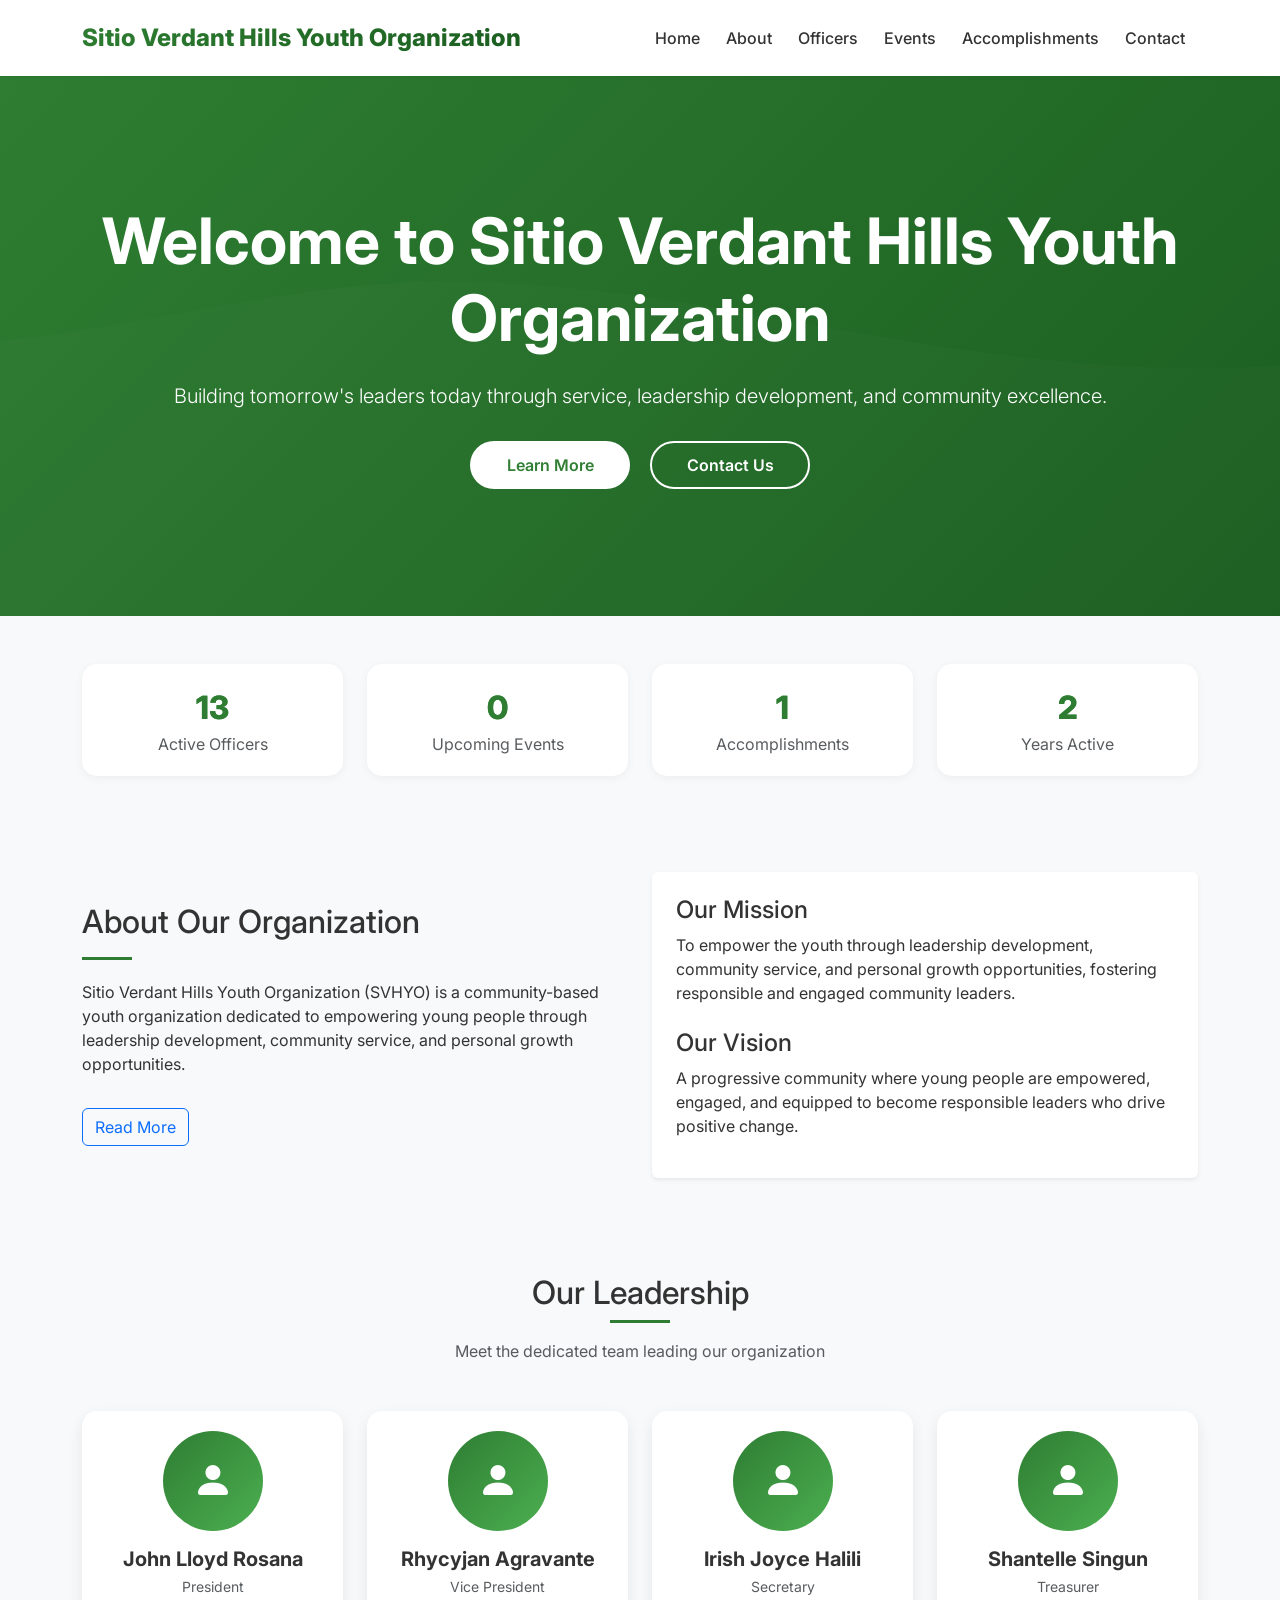
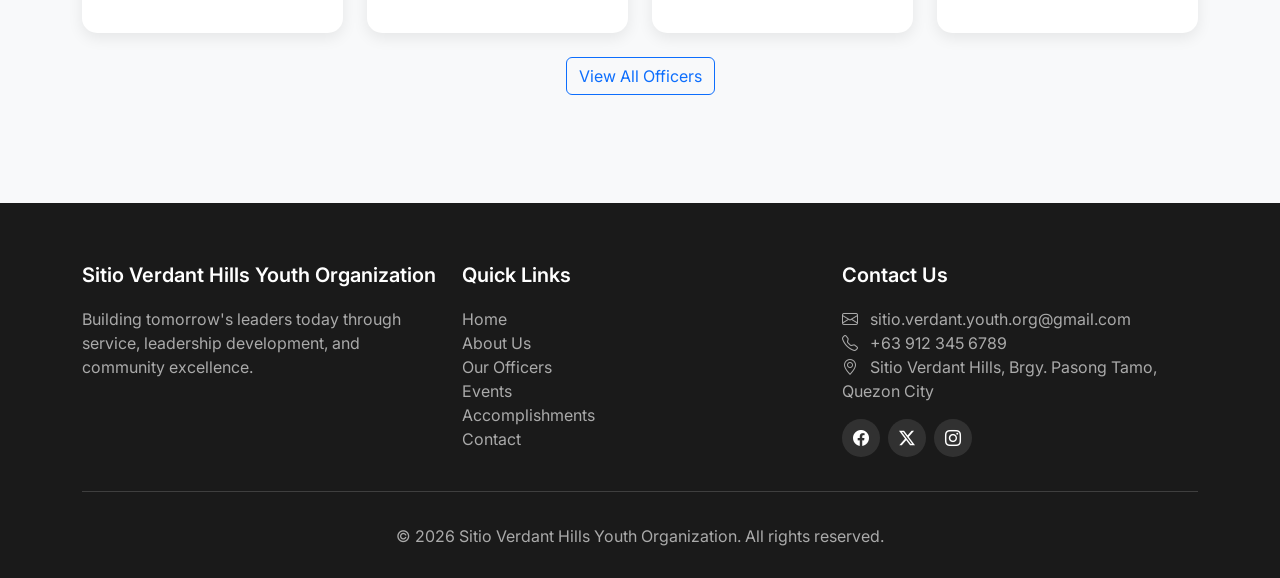
<file: index.html>
<!DOCTYPE html>
<html lang="en">
<head>
    <meta charset="UTF-8">
    <meta name="viewport" content="width=device-width, initial-scale=1.0, user-scalable=yes">
    <title id="siteTitle">Youth Organization</title>
    <meta name="description" content="Official website of the Youth Organization">
    
    <link href="https://cdn.jsdelivr.net/npm/bootstrap@5.1.3/dist/css/bootstrap.min.css" rel="stylesheet">
    <link href="https://cdn.jsdelivr.net/npm/bootstrap-icons@1.8.1/font/bootstrap-icons.css" rel="stylesheet">
    <link href="https://fonts.googleapis.com/css2?family=Inter:wght@300;400;500;600;700;800&display=swap" rel="stylesheet">
    <link href="css/style.css" rel="stylesheet">
    
    <style>
        /* Custom styles */
        .hero-section {
            background: linear-gradient(135deg, #2e7d32, #1b5e20);
            color: white;
            min-height: 60vh;
            display: flex;
            align-items: center;
            padding: 80px 0;
        }
        
        .stat-card {
            background: white;
            border-radius: 15px;
            padding: 20px;
            box-shadow: 0 2px 10px rgba(0,0,0,0.05);
            transition: transform 0.3s;
        }
        
        .stat-card:hover {
            transform: translateY(-5px);
        }
        
        .stat-number {
            font-size: 2rem;
            font-weight: 800;
            color: #2e7d32;
        }
        
        .divider {
            width: 50px;
            height: 3px;
            background: #2e7d32;
            margin-bottom: 20px;
        }
        
        .section-title .divider {
            width: 60px;
            height: 3px;
            background: #2e7d32;
            margin: 0 auto;
        }
        
        .officer-card {
            background: white;
            border-radius: 15px;
            box-shadow: 0 5px 15px rgba(0,0,0,0.08);
            transition: all 0.3s;
            height: 100%;
            padding: 20px;
            text-align: center;
        }
        
        .officer-card:hover {
            transform: translateY(-5px);
        }
        
        .officer-avatar {
            width: 100px;
            height: 100px;
            background: linear-gradient(135deg, #2e7d32, #4caf50);
            border-radius: 50%;
            display: flex;
            align-items: center;
            justify-content: center;
            margin: 0 auto;
        }
        
        .officer-avatar i {
            font-size: 2.5rem;
            color: white;
        }
        
        /* Hero buttons */
        .hero-buttons {
            display: flex;
            justify-content: center;
            gap: 20px;
            flex-wrap: wrap;
            margin-top: 30px;
        }
        
        .btn-learn-more {
            background-color: white;
            color: #2e7d32;
            padding: 12px 32px;
            border-radius: 50px;
            text-decoration: none;
            font-weight: 600;
            min-width: 160px;
            display: inline-block;
            transition: all 0.3s;
            border: none;
        }
        
        .btn-contact-us {
            background-color: transparent;
            border: 2px solid white;
            color: white;
            padding: 10px 30px;
            border-radius: 50px;
            text-decoration: none;
            font-weight: 600;
            min-width: 160px;
            display: inline-block;
            transition: all 0.3s;
        }
        
        .btn-learn-more:hover,
        .btn-contact-us:hover {
            transform: translateY(-3px);
        }
        
        .btn-learn-more:hover {
            box-shadow: 0 5px 15px rgba(0,0,0,0.2);
        }
        
        .btn-contact-us:hover {
            background-color: white;
            color: #2e7d32;
        }
        
        /* Navbar toggler (hamburger menu) fix */
        .navbar-toggler {
            border: 2px solid #2e7d32 !important;
            border-radius: 5px !important;
            padding: 8px 10px !important;
        }
        
        .navbar-toggler-icon {
            background-image: url("data:image/svg+xml,%3csvg xmlns='http://www.w3.org/2000/svg' viewBox='0 0 30 30'%3e%3cpath stroke='%232e7d32' stroke-linecap='round' stroke-miterlimit='10' stroke-width='2' d='M4 7h22M4 15h22M4 23h22'/%3e%3c/svg%3e") !important;
        }
        
        .navbar-toggler:focus {
            box-shadow: 0 0 0 2px rgba(46, 125, 50, 0.25) !important;
            outline: none !important;
        }
        
        /* Mobile responsive */
        @media (max-width: 768px) {
            .hero-section {
                padding: 60px 20px;
            }
            
            .hero-section h1 {
                font-size: 1.8rem;
            }
            
            .hero-section .lead {
                font-size: 1rem;
            }
            
            .hero-buttons {
                flex-direction: column;
                align-items: center;
                gap: 15px;
            }
            
            .btn-learn-more,
            .btn-contact-us {
                width: 200px;
                text-align: center;
            }
            
            .stat-number {
                font-size: 1.5rem;
            }
            
            .officer-card {
                margin-bottom: 20px;
            }
            
            .footer .row {
                text-align: center;
            }
            
            .footer .social-links {
                justify-content: center;
            }
        }
        
        /* Scroll to top button */
        .scroll-top {
            position: fixed;
            bottom: 30px;
            right: 30px;
            width: 45px;
            height: 45px;
            background: #2e7d32;
            color: white;
            border-radius: 50%;
            display: flex;
            align-items: center;
            justify-content: center;
            cursor: pointer;
            opacity: 0;
            visibility: hidden;
            transition: all 0.3s;
            z-index: 1000;
            border: none;
        }
        
        .scroll-top.show {
            opacity: 1;
            visibility: visible;
        }
        
        .scroll-top:hover {
            background: #1b5e20;
            transform: translateY(-3px);
        }
    </style>
</head>
<body>
    <nav class="navbar navbar-expand-lg fixed-top">
        <div class="container">
            <a class="navbar-brand" href="index.html" id="siteBrand">Youth Organization</a>
            <button class="navbar-toggler" type="button" data-bs-toggle="collapse" data-bs-target="#navbarNav" aria-label="Toggle navigation">
                <span class="navbar-toggler-icon"></span>
            </button>
            <div class="collapse navbar-collapse" id="navbarNav">
                <ul class="navbar-nav ms-auto">
                    <li class="nav-item"><a class="nav-link" href="index.html">Home</a></li>
                    <li class="nav-item"><a class="nav-link" href="about.html">About</a></li>
                    <li class="nav-item"><a class="nav-link" href="officers.html">Officers</a></li>
                    <li class="nav-item"><a class="nav-link" href="events.html">Events</a></li>
                    <li class="nav-item"><a class="nav-link" href="accomplishments.html">Accomplishments</a></li>
                    <li class="nav-item"><a class="nav-link" href="contact.html">Contact</a></li>
                </ul>
            </div>
        </div>
    </nav>

    <main>
        <!-- Hero Section -->
        <section class="hero-section">
            <div class="container text-center">
                <h1 class="display-3 fw-bold mb-4" id="heroTitle">Welcome to Our Organization</h1>
                <p class="lead mb-4" id="heroText">Building tomorrow's leaders today through service, leadership development, and community excellence.</p>
                <div class="hero-buttons">
                    <a href="about.html" class="btn-learn-more">Learn More</a>
                    <a href="contact.html" class="btn-contact-us">Contact Us</a>
                </div>
            </div>
        </section>

        <!-- Stats Section -->
        <section class="container py-5">
            <div class="row text-center g-4">
                <div class="col-6 col-md-3">
                    <div class="stat-card">
                        <div class="stat-number" id="officerCount">0</div>
                        <div class="text-muted">Active Officers</div>
                    </div>
                </div>
                <div class="col-6 col-md-3">
                    <div class="stat-card">
                        <div class="stat-number" id="eventCount">0</div>
                        <div class="text-muted">Upcoming Events</div>
                    </div>
                </div>
                <div class="col-6 col-md-3">
                    <div class="stat-card">
                        <div class="stat-number" id="accomplishmentCount">0</div>
                        <div class="text-muted">Accomplishments</div>
                    </div>
                </div>
                <div class="col-6 col-md-3">
                    <div class="stat-card">
                        <div class="stat-number" id="yearsActive">0</div>
                        <div class="text-muted">Years Active</div>
                    </div>
                </div>
            </div>
        </section>

        <!-- About Section -->
        <section class="bg-light py-5">
            <div class="container">
                <div class="row align-items-center g-4">
                    <div class="col-md-6">
                        <h2 class="mb-3" id="aboutTitle">About Our Organization</h2>
                        <div class="divider"></div>
                        <p id="aboutText">Loading...</p>
                        <a href="about.html" class="btn btn-outline-primary mt-3">Read More</a>
                    </div>
                    <div class="col-md-6">
                        <div class="bg-white rounded p-4 shadow-sm">
                            <h4>Our Mission</h4>
                            <p id="missionText">Loading...</p>
                            <h4 class="mt-4">Our Vision</h4>
                            <p id="visionText">Loading...</p>
                        </div>
                    </div>
                </div>
            </div>
        </section>

        <!-- Officers Section -->
        <section class="container py-5">
            <div class="section-title text-center mb-5">
                <h2>Our Leadership</h2>
                <div class="divider mx-auto" style="width: 60px; height: 3px; background: #2e7d32;"></div>
                <p class="text-muted mt-3">Meet the dedicated team leading our organization</p>
            </div>
            <div class="row g-4" id="officersContainer">
                <div class="col-12 text-center">
                    <div class="spinner-border text-primary" role="status">
                        <span class="visually-hidden">Loading...</span>
                    </div>
                </div>
            </div>
            <div class="text-center mt-4">
                <a href="officers.html" class="btn btn-outline-primary">View All Officers</a>
            </div>
        </section>
    </main>

    <!-- Footer -->
    <footer class="footer">
        <div class="container">
            <div class="row g-4">
                <div class="col-md-4">
                    <h5 id="footerName">Our Organization</h5>
                    <p>Building tomorrow's leaders today through service, leadership development, and community excellence.</p>
                </div>
                <div class="col-md-4">
                    <h5>Quick Links</h5>
                    <ul class="list-unstyled">
                        <li><a href="index.html">Home</a></li>
                        <li><a href="about.html">About Us</a></li>
                        <li><a href="officers.html">Our Officers</a></li>
                        <li><a href="events.html">Events</a></li>
                        <li><a href="accomplishments.html">Accomplishments</a></li>
                        <li><a href="contact.html">Contact</a></li>
                    </ul>
                </div>
                <div class="col-md-4">
                    <h5>Contact Us</h5>
                    <ul class="list-unstyled" id="contactInfo">
                        <li><i class="bi bi-envelope me-2"></i> Loading...</li>
                    </ul>
                    <div class="social-links mt-3" id="socialLinks"></div>
                </div>
            </div>
            <hr class="mt-4">
            <div class="text-center pt-3">
                <p class="mb-0" id="copyright"></p>
            </div>
        </div>
    </footer>

    <button class="scroll-top" id="scrollTop">
        <i class="bi bi-arrow-up"></i>
    </button>

    <script src="https://cdn.jsdelivr.net/npm/bootstrap@5.1.3/dist/js/bootstrap.bundle.min.js"></script>
    
    <script>
        async function loadData() {
            try {
                const settingsRes = await fetch('data/settings.json');
                const settings = await settingsRes.json();
                const officersRes = await fetch('data/officers.json');
                const officers = await officersRes.json();
                const eventsRes = await fetch('data/events.json');
                const events = await eventsRes.json();
                const accRes = await fetch('data/accomplishments.json');
                const accomplishments = await accRes.json();
                return { settings, officers, events, accomplishments };
            } catch (error) {
                console.error('Error loading data:', error);
                return { settings: {}, officers: [], events: [], accomplishments: [] };
            }
        }
        
        function escapeHtml(text) {
            if (!text) return '';
            const div = document.createElement('div');
            div.textContent = text;
            return div.innerHTML;
        }
        
        async function initHomepage() {
            const { settings, officers, events, accomplishments } = await loadData();
            
            if (settings.site_name && settings.site_name !== 'null') {
                document.title = settings.site_name;
                const siteBrand = document.getElementById('siteBrand');
                const footerName = document.getElementById('footerName');
                if (siteBrand) siteBrand.textContent = settings.site_name;
                if (footerName) footerName.textContent = settings.site_name;
                const heroTitle = document.getElementById('heroTitle');
                if (heroTitle) heroTitle.textContent = `Welcome to ${settings.site_name}`;
            }
            
            const today = new Date();
            const upcomingEvents = events.filter(e => e.start_date && new Date(e.start_date) >= today);
            
            document.getElementById('officerCount').textContent = officers.length;
            document.getElementById('eventCount').textContent = upcomingEvents.length;
            document.getElementById('accomplishmentCount').textContent = accomplishments.length;
            
            const foundedYear = settings.founded_year || 2019;
            const currentYear = new Date().getFullYear();
            const yearsActive = currentYear - foundedYear;
            document.getElementById('yearsActive').textContent = yearsActive;
            
            const aboutText = document.getElementById('aboutText');
            const missionText = document.getElementById('missionText');
            const visionText = document.getElementById('visionText');
            
            if (aboutText) aboutText.textContent = settings.about_content || 'We are a youth organization dedicated to empowering the youth...';
            if (missionText) missionText.textContent = settings.mission || 'To empower the youth through leadership development...';
            if (visionText) visionText.textContent = settings.vision || 'A community where young people are empowered...';
            
            const officersContainer = document.getElementById('officersContainer');
            if (officers.length > 0) {
                officersContainer.innerHTML = officers.slice(0, 4).map(officer => `
                    <div class="col-md-3 col-sm-6">
                        <div class="officer-card">
                            <div class="officer-avatar mx-auto">
                                <i class="bi bi-person-fill"></i>
                            </div>
                            <h5 class="mt-3">${escapeHtml(officer.full_name)}</h5>
                            <p class="text-muted small">${escapeHtml(officer.position)}</p>
                        </div>
                    </div>
                `).join('');
            } else {
                officersContainer.innerHTML = '<div class="col-12 text-center"><p>No officers found.</p></div>';
            }
            
            const contactInfo = document.getElementById('contactInfo');
            if (contactInfo) {
                let html = '';
                if (settings.contact_email && settings.contact_email !== 'null') html += `<li><i class="bi bi-envelope me-2"></i> ${escapeHtml(settings.contact_email)}</li>`;
                if (settings.contact_phone && settings.contact_phone !== 'null') html += `<li><i class="bi bi-telephone me-2"></i> ${escapeHtml(settings.contact_phone)}</li>`;
                if (settings.contact_address && settings.contact_address !== 'null') html += `<li><i class="bi bi-geo-alt me-2"></i> ${escapeHtml(settings.contact_address)}</li>`;
                contactInfo.innerHTML = html || '<li>No contact info available</li>';
            }
            
            const socialLinks = document.getElementById('socialLinks');
            if (socialLinks) {
                let html = '';
                if (settings.social_facebook && settings.social_facebook !== 'null') html += `<a href="${escapeHtml(settings.social_facebook)}" target="_blank" class="me-2"><i class="bi bi-facebook"></i></a>`;
                if (settings.social_twitter && settings.social_twitter !== 'null') html += `<a href="${escapeHtml(settings.social_twitter)}" target="_blank" class="me-2"><i class="bi bi-twitter-x"></i></a>`;
                if (settings.social_instagram && settings.social_instagram !== 'null') html += `<a href="${escapeHtml(settings.social_instagram)}" target="_blank"><i class="bi bi-instagram"></i></a>`;
                socialLinks.innerHTML = html;
            }
            
            const copyright = document.getElementById('copyright');
            if (copyright) {
                copyright.innerHTML = `&copy; ${new Date().getFullYear()} ${settings.site_name || 'Our Organization'}. All rights reserved.`;
            }
        }
        
        window.addEventListener('scroll', function() {
            const navbar = document.querySelector('.navbar');
            const scrollTop = document.getElementById('scrollTop');
            if (window.scrollY > 50) {
                navbar?.classList.add('scrolled');
                scrollTop?.classList.add('show');
            } else {
                navbar?.classList.remove('scrolled');
                scrollTop?.classList.remove('show');
            }
        });
        
        document.getElementById('scrollTop')?.addEventListener('click', function() {
            window.scrollTo({ top: 0, behavior: 'smooth' });
        });
        
        document.addEventListener('DOMContentLoaded', initHomepage);
    </script>
</body>
</html>
</file>
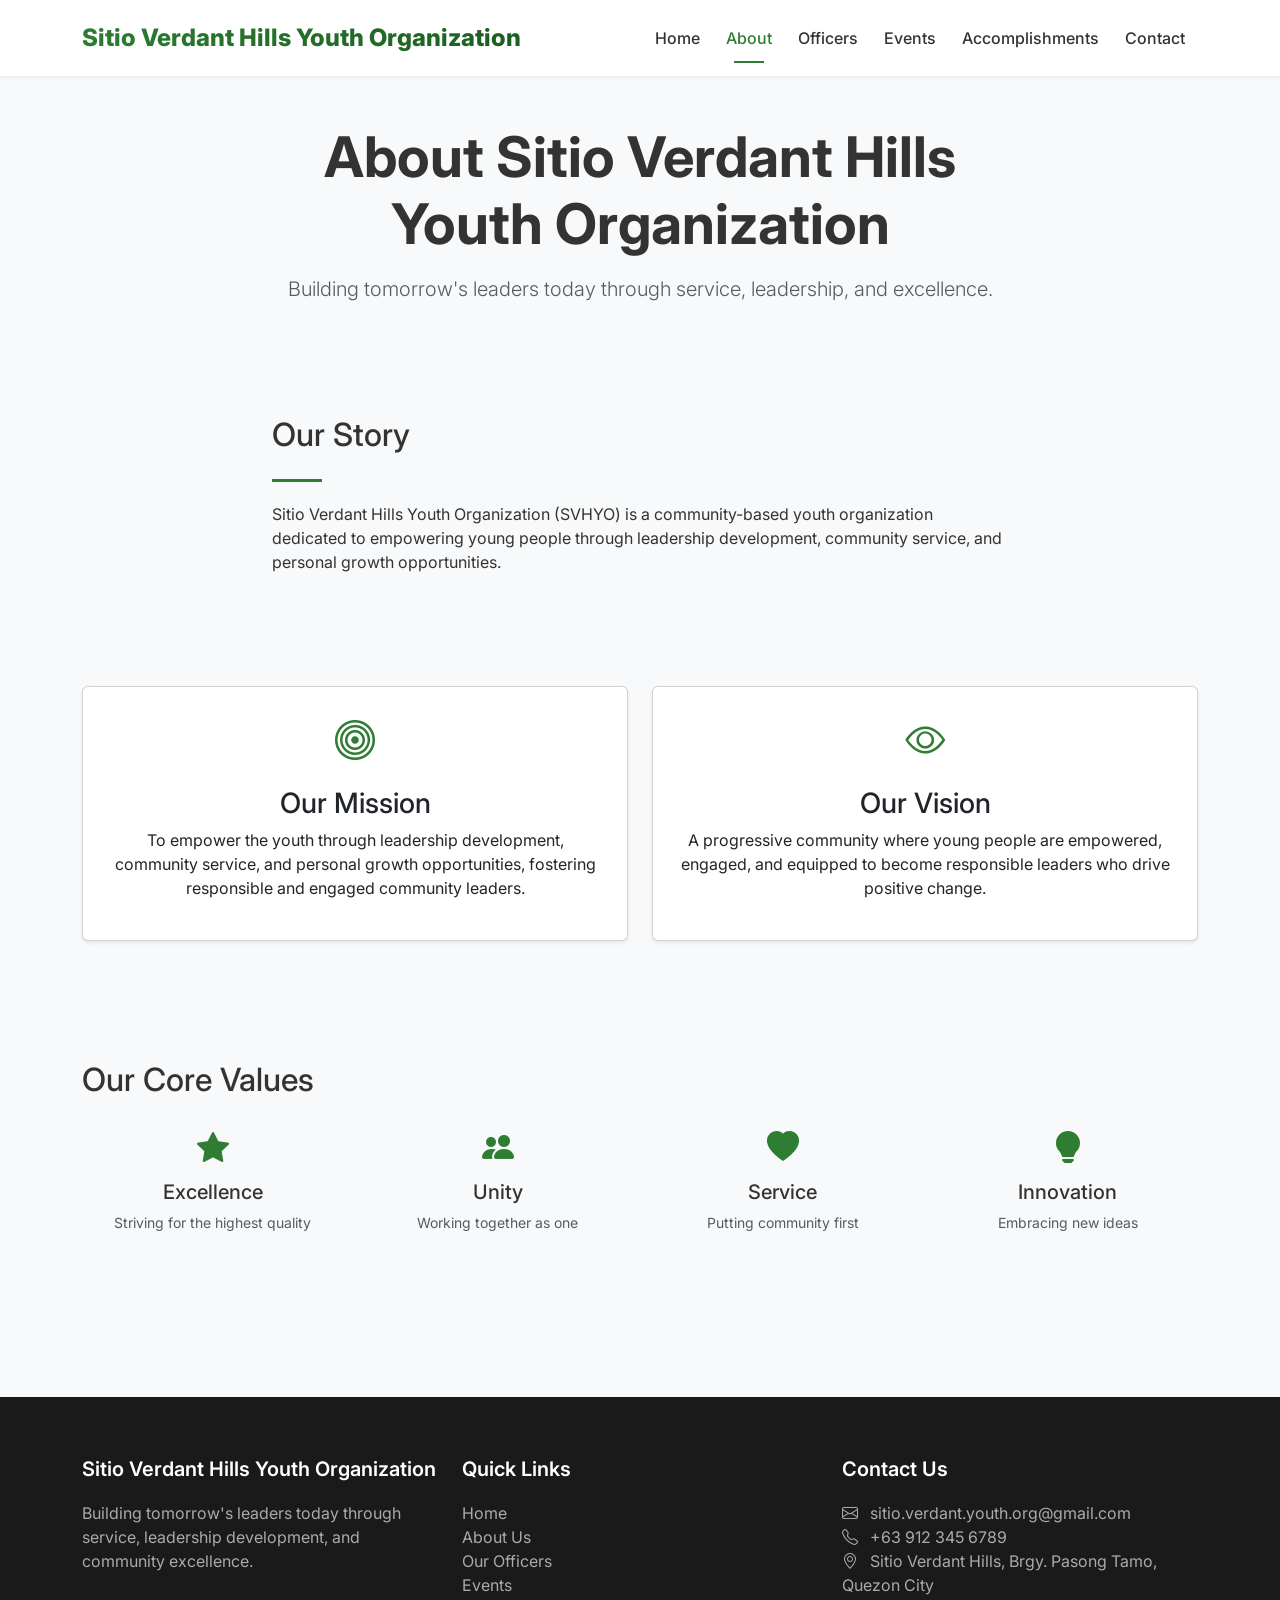
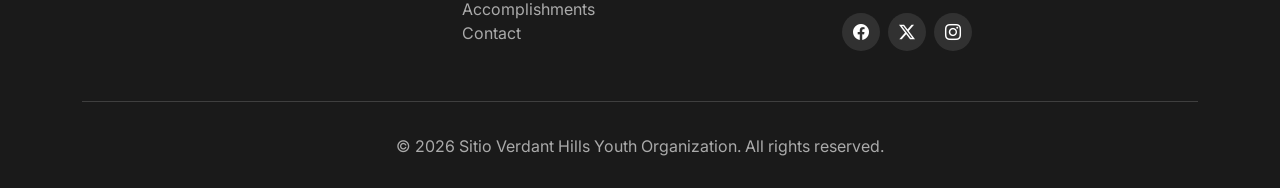
<file: about.html>
<!DOCTYPE html>
<html lang="en">
<head>
    <meta charset="UTF-8">
    <meta name="viewport" content="width=device-width, initial-scale=1.0">
    <title id="siteTitle">About Us - Youth Organization</title>
    <meta name="description" content="Learn about our youth organization's story, mission, vision, and core values">
    
    <link href="https://cdn.jsdelivr.net/npm/bootstrap@5.1.3/dist/css/bootstrap.min.css" rel="stylesheet">
    <link href="https://cdn.jsdelivr.net/npm/bootstrap-icons@1.8.1/font/bootstrap-icons.css" rel="stylesheet">
    <link href="https://fonts.googleapis.com/css2?family=Inter:wght@300;400;500;600;700;800&display=swap" rel="stylesheet">
    <link href="css/style.css" rel="stylesheet">
</head>
<body>
    <nav class="navbar navbar-expand-lg fixed-top">
        <div class="container">
            <a class="navbar-brand" href="index.html" id="siteBrand">Youth Organization</a>
            <button class="navbar-toggler" type="button" data-bs-toggle="collapse" data-bs-target="#navbarNav">
                <span class="navbar-toggler-icon"></span>
            </button>
            <div class="collapse navbar-collapse" id="navbarNav">
                <ul class="navbar-nav ms-auto">
                    <li class="nav-item"><a class="nav-link" href="index.html">Home</a></li>
                    <li class="nav-item"><a class="nav-link active" href="about.html">About</a></li>
                    <li class="nav-item"><a class="nav-link" href="officers.html">Officers</a></li>
                    <li class="nav-item"><a class="nav-link" href="events.html">Events</a></li>
                    <li class="nav-item"><a class="nav-link" href="accomplishments.html">Accomplishments</a></li>
                    <li class="nav-item"><a class="nav-link" href="contact.html">Contact</a></li>
                </ul>
            </div>
        </div>
    </nav>

    <main>
        <section class="bg-light py-5">
            <div class="container">
                <div class="row">
                    <div class="col-md-8 mx-auto text-center">
                        <h1 class="display-4 fw-bold mb-3" id="aboutTitle">About Our Organization</h1>
                        <p class="lead text-muted">Building tomorrow's leaders today through service, leadership, and excellence.</p>
                    </div>
                </div>
            </div>
        </section>

        <section class="container py-5">
            <div class="row">
                <div class="col-lg-8 mx-auto">
                    <h2 class="mb-4">Our Story</h2>
                    <div class="divider" style="width: 50px; height: 3px; background: var(--primary); margin-bottom: 20px;"></div>
                    <p id="storyText">Loading...</p>
                </div>
            </div>
        </section>

        <section class="bg-light py-5">
            <div class="container">
                <div class="row">
                    <div class="col-md-6 mb-4">
                        <div class="card h-100 shadow-sm text-center p-4">
                            <i class="bi bi-bullseye" style="font-size: 2.5rem; color: var(--primary);"></i>
                            <h3 class="mt-3">Our Mission</h3>
                            <p id="missionText">Loading...</p>
                        </div>
                    </div>
                    <div class="col-md-6 mb-4">
                        <div class="card h-100 shadow-sm text-center p-4">
                            <i class="bi bi-eye" style="font-size: 2.5rem; color: var(--primary);"></i>
                            <h3 class="mt-3">Our Vision</h3>
                            <p id="visionText">Loading...</p>
                        </div>
                    </div>
                </div>
            </div>
        </section>

        <section class="container py-5">
            <div class="section-title">
                <h2>Our Core Values</h2>
                <div class="divider"></div>
            </div>
            <div class="row">
                <div class="col-md-3 col-sm-6 mb-4">
                    <div class="text-center p-3">
                        <i class="bi bi-star-fill" style="font-size: 2rem; color: var(--primary);"></i>
                        <h5 class="mt-2">Excellence</h5>
                        <p class="small text-muted">Striving for the highest quality</p>
                    </div>
                </div>
                <div class="col-md-3 col-sm-6 mb-4">
                    <div class="text-center p-3">
                        <i class="bi bi-people-fill" style="font-size: 2rem; color: var(--primary);"></i>
                        <h5 class="mt-2">Unity</h5>
                        <p class="small text-muted">Working together as one</p>
                    </div>
                </div>
                <div class="col-md-3 col-sm-6 mb-4">
                    <div class="text-center p-3">
                        <i class="bi bi-heart-fill" style="font-size: 2rem; color: var(--primary);"></i>
                        <h5 class="mt-2">Service</h5>
                        <p class="small text-muted">Putting community first</p>
                    </div>
                </div>
                <div class="col-md-3 col-sm-6 mb-4">
                    <div class="text-center p-3">
                        <i class="bi bi-lightbulb-fill" style="font-size: 2rem; color: var(--primary);"></i>
                        <h5 class="mt-2">Innovation</h5>
                        <p class="small text-muted">Embracing new ideas</p>
                    </div>
                </div>
            </div>
        </section>
    </main>

    <footer class="footer">
        <div class="container">
            <div class="row">
                <div class="col-md-4 mb-4">
                    <h5 id="footerName">Our Organization</h5>
                    <p>Building tomorrow's leaders today through service, leadership development, and community excellence.</p>
                </div>
                <div class="col-md-4 mb-4">
                    <h5>Quick Links</h5>
                    <ul class="list-unstyled">
                        <li><a href="index.html">Home</a></li>
                        <li><a href="about.html">About Us</a></li>
                        <li><a href="officers.html">Our Officers</a></li>
                        <li><a href="events.html">Events</a></li>
                        <li><a href="accomplishments.html">Accomplishments</a></li>
                        <li><a href="contact.html">Contact</a></li>
                    </ul>
                </div>
                <div class="col-md-4 mb-4">
                    <h5>Contact Us</h5>
                    <ul class="list-unstyled" id="contactInfo">
                        <li><i class="bi bi-envelope me-2"></i> Loading...</li>
                    </ul>
                    <div class="social-links mt-3" id="socialLinks"></div>
                </div>
            </div>
            <hr><div class="text-center pt-3"><p class="mb-0" id="copyright"></p></div>
        </div>
    </footer>

    <button class="scroll-top" id="scrollTop"><i class="bi bi-arrow-up"></i></button>

    <script src="https://cdn.jsdelivr.net/npm/bootstrap@5.1.3/dist/js/bootstrap.bundle.min.js"></script>
    
    <script>
        async function loadAboutPage() {
            try {
                const settingsResponse = await fetch('data/settings.json');
                const settings = await settingsResponse.json();
                
                console.log('About page - Settings loaded:', settings);
                
                // Update site name
                if (settings.site_name && settings.site_name !== 'null') {
                    document.title = `${settings.site_name} - About Us`;
                    const siteBrand = document.getElementById('siteBrand');
                    const footerName = document.getElementById('footerName');
                    if (siteBrand) siteBrand.textContent = settings.site_name;
                    if (footerName) footerName.textContent = settings.site_name;
                    
                    const aboutTitle = document.getElementById('aboutTitle');
                    if (aboutTitle) aboutTitle.textContent = `About ${settings.site_name}`;
                }
                
                // Update story, mission, vision
                const storyText = document.getElementById('storyText');
                const missionText = document.getElementById('missionText');
                const visionText = document.getElementById('visionText');
                
                if (storyText) {
                    storyText.textContent = settings.about_content || 'Founded with a vision to empower the youth and create positive change in our community, we have been at the forefront of youth development and community service.';
                }
                if (missionText) {
                    missionText.textContent = settings.mission || 'To empower the youth through leadership development, community service, and personal growth opportunities.';
                }
                if (visionText) {
                    visionText.textContent = settings.vision || 'A community where young people are empowered, engaged, and equipped to become responsible leaders.';
                }
                
                // Update footer contact info
                const contactInfo = document.getElementById('contactInfo');
                if (contactInfo) {
                    let contactHtml = '';
                    if (settings.contact_email && settings.contact_email !== 'null') contactHtml += `<li><i class="bi bi-envelope me-2"></i> ${escapeHtml(settings.contact_email)}</li>`;
                    if (settings.contact_phone && settings.contact_phone !== 'null') contactHtml += `<li><i class="bi bi-telephone me-2"></i> ${escapeHtml(settings.contact_phone)}</li>`;
                    if (settings.contact_address && settings.contact_address !== 'null') contactHtml += `<li><i class="bi bi-geo-alt me-2"></i> ${escapeHtml(settings.contact_address)}</li>`;
                    contactInfo.innerHTML = contactHtml || '<li>No contact info available</li>';
                }
                
                // Update social links
                const socialLinks = document.getElementById('socialLinks');
                if (socialLinks) {
                    let socialHtml = '';
                    if (settings.social_facebook && settings.social_facebook !== 'null') socialHtml += `<a href="${escapeHtml(settings.social_facebook)}" target="_blank"><i class="bi bi-facebook"></i></a>`;
                    if (settings.social_twitter && settings.social_twitter !== 'null') socialHtml += `<a href="${escapeHtml(settings.social_twitter)}" target="_blank"><i class="bi bi-twitter-x"></i></a>`;
                    if (settings.social_instagram && settings.social_instagram !== 'null') socialHtml += `<a href="${escapeHtml(settings.social_instagram)}" target="_blank"><i class="bi bi-instagram"></i></a>`;
                    socialLinks.innerHTML = socialHtml;
                }
                
                // Update copyright
                const copyright = document.getElementById('copyright');
                if (copyright) {
                    copyright.innerHTML = `&copy; ${new Date().getFullYear()} ${settings.site_name || 'Our Organization'}. All rights reserved.`;
                }
                
            } catch (error) {
                console.error('Error loading about page:', error);
            }
        }
        
        function escapeHtml(text) {
            if (!text) return '';
            const div = document.createElement('div');
            div.textContent = text;
            return div.innerHTML;
        }
        
        function initNavbar() {
            window.addEventListener('scroll', function() {
                const navbar = document.querySelector('.navbar');
                const scrollTop = document.getElementById('scrollTop');
                if (window.scrollY > 50) {
                    navbar?.classList.add('scrolled');
                    scrollTop?.classList.add('show');
                } else {
                    navbar?.classList.remove('scrolled');
                    scrollTop?.classList.remove('show');
                }
            });
            const scrollTopBtn = document.getElementById('scrollTop');
            if (scrollTopBtn) {
                scrollTopBtn.addEventListener('click', function() {
                    window.scrollTo({ top: 0, behavior: 'smooth' });
                });
            }
        }
        
        document.addEventListener('DOMContentLoaded', function() {
            loadAboutPage();
            initNavbar();
        });
    </script>
</body>
</html>
</file>
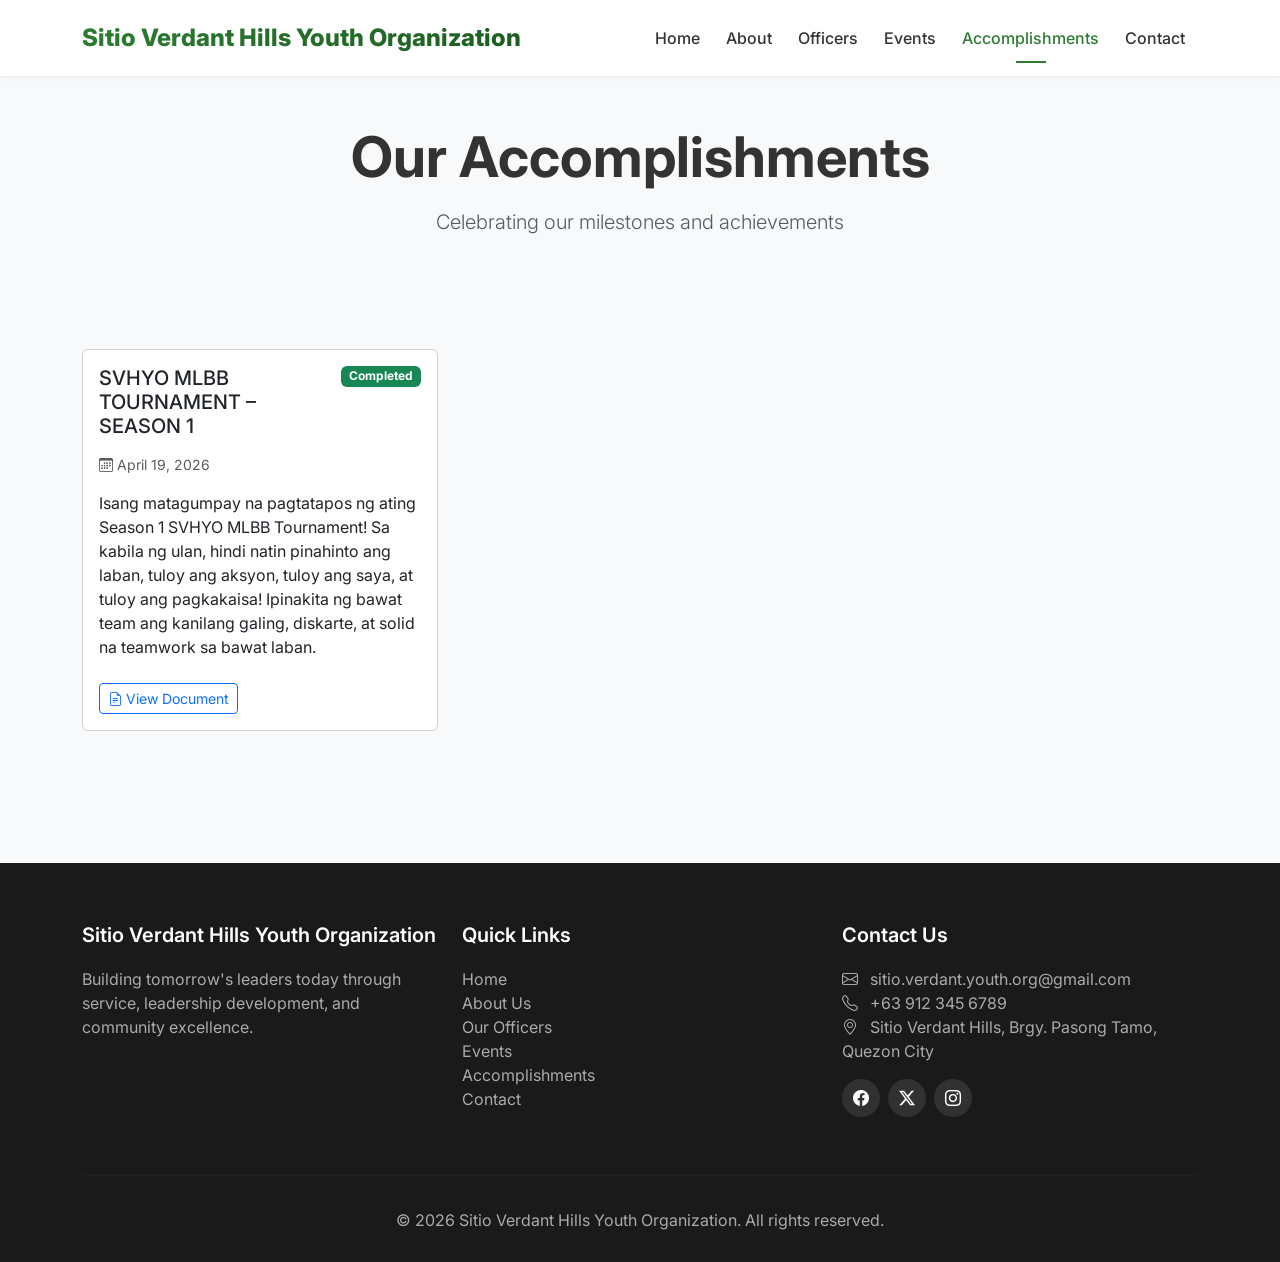
<file: accomplishments.html>
<!DOCTYPE html>
<html lang="en">
<head>
    <meta charset="UTF-8">
    <meta name="viewport" content="width=device-width, initial-scale=1.0">
    <title id="siteTitle">Our Accomplishments - Youth Organization</title>
    <meta name="description" content="Celebrating our milestones and achievements">
    
    <!-- Bootstrap CSS -->
    <link href="https://cdn.jsdelivr.net/npm/bootstrap@5.1.3/dist/css/bootstrap.min.css" rel="stylesheet">
    <!-- Bootstrap Icons -->
    <link href="https://cdn.jsdelivr.net/npm/bootstrap-icons@1.8.1/font/bootstrap-icons.css" rel="stylesheet">
    <!-- Google Fonts -->
    <link href="https://fonts.googleapis.com/css2?family=Inter:wght@300;400;500;600;700;800&display=swap" rel="stylesheet">
    <!-- Custom CSS -->
    <link href="css/style.css" rel="stylesheet">
</head>
<body>
    <!-- Navigation -->
    <nav class="navbar navbar-expand-lg fixed-top">
        <div class="container">
            <a class="navbar-brand" href="index.html" id="siteBrand">Youth Organization</a>
            <button class="navbar-toggler" type="button" data-bs-toggle="collapse" data-bs-target="#navbarNav">
                <span class="navbar-toggler-icon"></span>
            </button>
            <div class="collapse navbar-collapse" id="navbarNav">
                <ul class="navbar-nav ms-auto">
                    <li class="nav-item"><a class="nav-link" href="index.html">Home</a></li>
                    <li class="nav-item"><a class="nav-link" href="about.html">About</a></li>
                    <li class="nav-item"><a class="nav-link" href="officers.html">Officers</a></li>
                    <li class="nav-item"><a class="nav-link" href="events.html">Events</a></li>
                    <li class="nav-item"><a class="nav-link active" href="accomplishments.html">Accomplishments</a></li>
                    <li class="nav-item"><a class="nav-link" href="contact.html">Contact</a></li>
                </ul>
            </div>
        </div>
    </nav>

    <main>
        <!-- Page Header -->
        <section class="bg-light py-5">
            <div class="container">
                <div class="row">
                    <div class="col-md-8 mx-auto text-center">
                        <h1 class="display-4 fw-bold mb-3">Our Accomplishments</h1>
                        <p class="lead text-muted">Celebrating our milestones and achievements</p>
                    </div>
                </div>
            </div>
        </section>

        <!-- Accomplishments List -->
        <section class="container py-5">
            <div class="row" id="accomplishmentsList">
                <div class="col-12 text-center py-5">
                    <div class="spinner-border text-primary" role="status">
                        <span class="visually-hidden">Loading...</span>
                    </div>
                </div>
            </div>
        </section>
    </main>

    <!-- Footer -->
    <footer class="footer">
        <div class="container">
            <div class="row">
                <div class="col-md-4 mb-4">
                    <h5 id="footerName">Our Organization</h5>
                    <p>Building tomorrow's leaders today through service, leadership development, and community excellence.</p>
                </div>
                <div class="col-md-4 mb-4">
                    <h5>Quick Links</h5>
                    <ul class="list-unstyled">
                        <li><a href="index.html">Home</a></li>
                        <li><a href="about.html">About Us</a></li>
                        <li><a href="officers.html">Our Officers</a></li>
                        <li><a href="events.html">Events</a></li>
                        <li><a href="accomplishments.html">Accomplishments</a></li>
                        <li><a href="contact.html">Contact</a></li>
                    </ul>
                </div>
                <div class="col-md-4 mb-4">
                    <h5>Contact Us</h5>
                    <ul class="list-unstyled" id="contactInfo">
                        <li><i class="bi bi-envelope me-2"></i> Loading...</li>
                    </ul>
                    <div class="social-links mt-3" id="socialLinks"></div>
                </div>
            </div>
            <hr class="mt-4" style="border-color: #333;">
            <div class="text-center pt-3">
                <p class="mb-0" id="copyright"></p>
            </div>
        </div>
    </footer>

    <!-- Scroll to Top Button -->
    <button class="scroll-top" id="scrollTop">
        <i class="bi bi-arrow-up"></i>
    </button>

    <!-- Bootstrap JS -->
    <script src="https://cdn.jsdelivr.net/npm/bootstrap@5.1.3/dist/js/bootstrap.bundle.min.js"></script>
    <!-- Custom JS -->
    <script src="js/main.js"></script>
    
    <!-- Page-specific script for accomplishments page -->
    <script>
        async function loadAccomplishments() {
            try {
                // Load accomplishments data
                const response = await fetch('data/accomplishments.json');
                const accomplishments = await response.json();
                
                // Load settings
                const settingsResponse = await fetch('data/settings.json');
                const settings = await settingsResponse.json();
                
                // Update site name
                if (settings.site_name) {
                    document.title = `${settings.site_name} - Accomplishments`;
                    const siteBrand = document.getElementById('siteBrand');
                    const footerName = document.getElementById('footerName');
                    if (siteBrand) siteBrand.textContent = settings.site_name;
                    if (footerName) footerName.textContent = settings.site_name;
                }
                
                // Format date function
                function formatDate(dateString) {
                    if (!dateString) return 'Date TBA';
                    try {
                        const date = new Date(dateString);
                        return date.toLocaleDateString('en-US', { year: 'numeric', month: 'long', day: 'numeric' });
                    } catch {
                        return dateString;
                    }
                }
                
                // Render accomplishments
                const container = document.getElementById('accomplishmentsList');
                if (accomplishments && accomplishments.length > 0) {
                    container.innerHTML = accomplishments.map(acc => `
                        <div class="col-md-6 col-lg-4 mb-4 animate-on-scroll">
                            <div class="card h-100">
                                <div class="card-body">
                                    <div class="d-flex justify-content-between align-items-start mb-2">
                                        <h5 class="card-title">${escapeHtml(acc.title)}</h5>
                                        <span class="badge bg-success">Completed</span>
                                    </div>
                                    <p class="small text-muted">
                                        <i class="bi bi-calendar3"></i> ${formatDate(acc.accomplishment_date)}
                                    </p>
                                    <p class="card-text">${escapeHtml(acc.description)}</p>
                                    ${acc.file_path ? `<a href="${acc.file_path}" target="_blank" class="btn btn-sm btn-outline-primary mt-2">
                                        <i class="bi bi-file-earmark-text"></i> View Document
                                    </a>` : ''}
                                </div>
                            </div>
                        </div>
                    `).join('');
                } else {
                    container.innerHTML = `
                        <div class="col-12 text-center py-5">
                            <i class="bi bi-trophy display-1 text-muted"></i>
                            <h3 class="mt-3">No Accomplishments Yet</h3>
                            <p>Check back soon for updates on our achievements!</p>
                        </div>
                    `;
                }
                
                // Update footer contact info
                if (settings) {
                    const contactInfo = document.getElementById('contactInfo');
                    if (contactInfo) {
                        let html = '';
                        if (settings.contact_email) html += `<li><i class="bi bi-envelope me-2"></i> ${escapeHtml(settings.contact_email)}</li>`;
                        if (settings.contact_phone) html += `<li><i class="bi bi-telephone me-2"></i> ${escapeHtml(settings.contact_phone)}</li>`;
                        if (settings.contact_address) html += `<li><i class="bi bi-geo-alt me-2"></i> ${escapeHtml(settings.contact_address)}</li>`;
                        contactInfo.innerHTML = html || '<li>No contact info available</li>';
                    }
                    
                    const socialLinks = document.getElementById('socialLinks');
                    if (socialLinks) {
                        let html = '';
                        if (settings.social_facebook) html += `<a href="${escapeHtml(settings.social_facebook)}" target="_blank"><i class="bi bi-facebook"></i></a>`;
                        if (settings.social_twitter) html += `<a href="${escapeHtml(settings.social_twitter)}" target="_blank"><i class="bi bi-twitter-x"></i></a>`;
                        if (settings.social_instagram) html += `<a href="${escapeHtml(settings.social_instagram)}" target="_blank"><i class="bi bi-instagram"></i></a>`;
                        socialLinks.innerHTML = html;
                    }
                }
                
                // Update copyright
                const copyright = document.getElementById('copyright');
                if (copyright) {
                    copyright.innerHTML = `&copy; ${new Date().getFullYear()} ${settings.site_name || 'Our Organization'}. All rights reserved.`;
                }
                
                // Re-initialize scroll animation
                initScrollAnimation();
                
            } catch (error) {
                console.error('Error loading accomplishments:', error);
                const container = document.getElementById('accomplishmentsList');
                if (container) {
                    container.innerHTML = `
                        <div class="col-12 text-center py-5">
                            <i class="bi bi-exclamation-triangle display-1 text-warning"></i>
                            <h3 class="mt-3">Unable to Load Data</h3>
                            <p>Please refresh the page or try again later.</p>
                        </div>
                    `;
                }
            }
        }
        
        // Initialize page
        document.addEventListener('DOMContentLoaded', function() {
            loadAccomplishments();
            initNavbar();
        });
    </script>
</body>
</html>
</file>
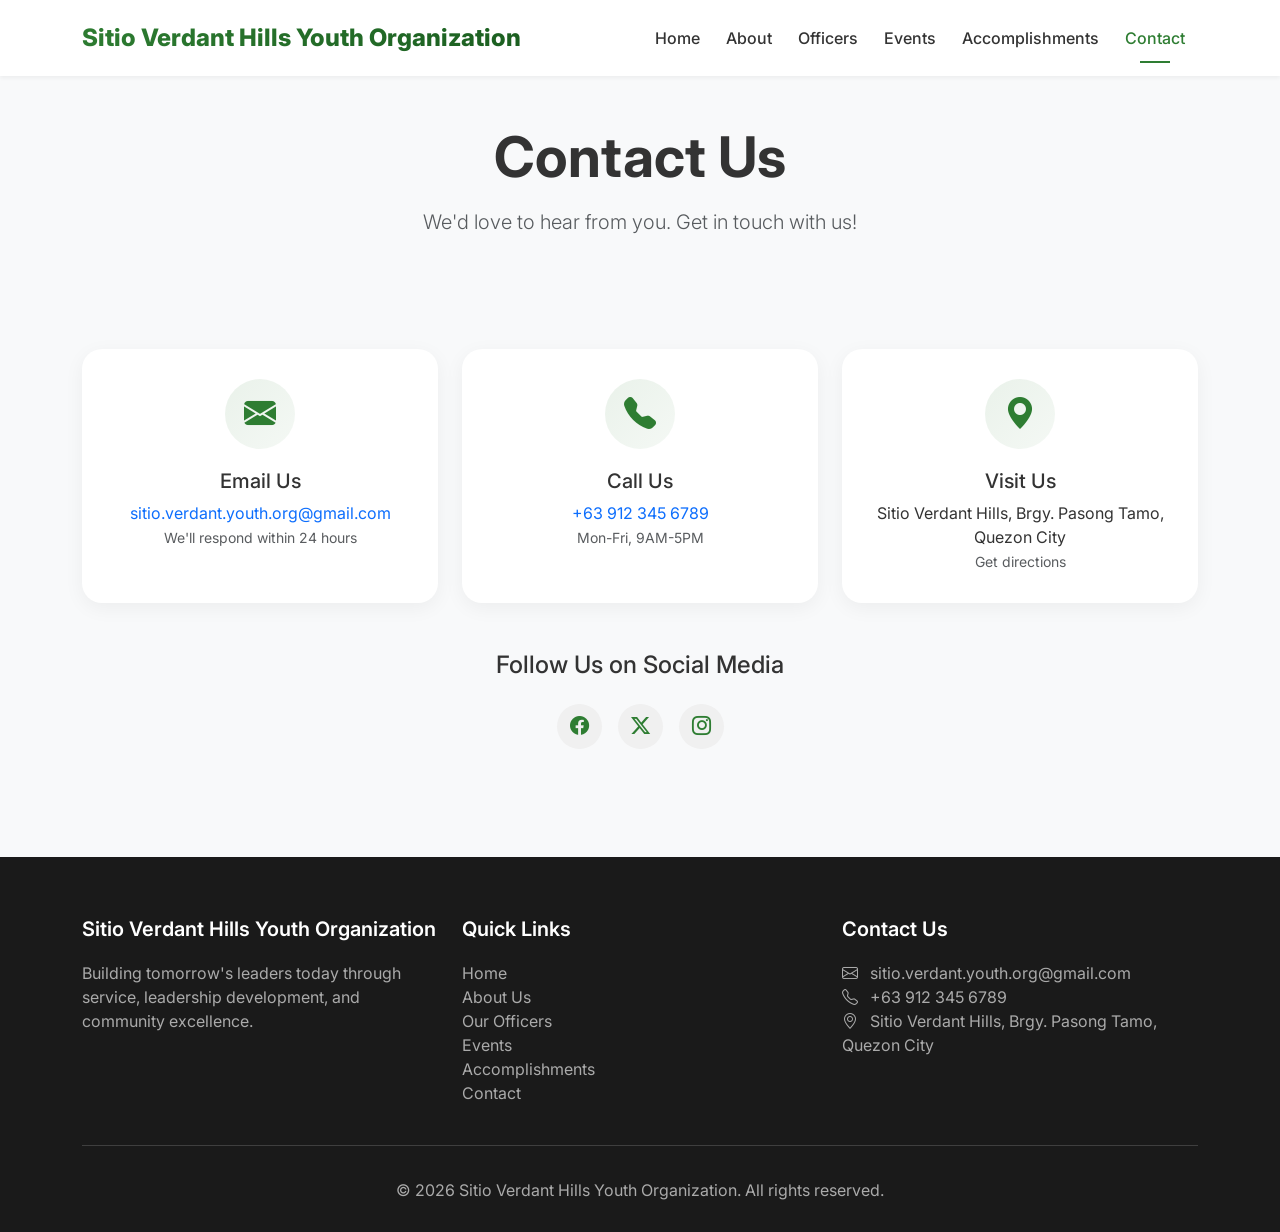
<file: contact.html>
<!DOCTYPE html>
<html lang="en">
<head>
    <meta charset="UTF-8">
    <meta name="viewport" content="width=device-width, initial-scale=1.0, user-scalable=yes">
    <title id="siteTitle">Contact Us - Youth Organization</title>
    <meta name="description" content="Get in touch with our organization">
    
    <link href="https://cdn.jsdelivr.net/npm/bootstrap@5.1.3/dist/css/bootstrap.min.css" rel="stylesheet">
    <link href="https://cdn.jsdelivr.net/npm/bootstrap-icons@1.8.1/font/bootstrap-icons.css" rel="stylesheet">
    <link href="https://fonts.googleapis.com/css2?family=Inter:wght@300;400;500;600;700;800&display=swap" rel="stylesheet">
    <link href="css/style.css" rel="stylesheet">
    <style>
        .contact-card {
            background: white;
            border-radius: 20px;
            padding: 30px;
            box-shadow: 0 5px 20px rgba(0,0,0,0.05);
            transition: transform 0.3s;
            height: 100%;
        }
        .contact-card:hover {
            transform: translateY(-5px);
        }
        .contact-icon {
            width: 70px;
            height: 70px;
            background: linear-gradient(135deg, rgba(46,125,50,0.1), rgba(46,125,50,0.05));
            border-radius: 50%;
            display: flex;
            align-items: center;
            justify-content: center;
            margin: 0 auto 20px;
        }
        .contact-icon i {
            font-size: 2rem;
            color: var(--primary);
        }
        .social-circle {
            width: 45px;
            height: 45px;
            background: #f0f0f0;
            border-radius: 50%;
            display: inline-flex;
            align-items: center;
            justify-content: center;
            margin: 0 8px;
            transition: all 0.3s;
            color: var(--primary);
            text-decoration: none;
            font-size: 1.2rem;
        }
        .social-circle:hover {
            background: var(--primary);
            color: white;
            transform: translateY(-3px);
        }
        @media (max-width: 768px) {
            .contact-card {
                padding: 20px;
                margin-bottom: 20px;
            }
            .contact-icon {
                width: 50px;
                height: 50px;
            }
            .contact-icon i {
                font-size: 1.5rem;
            }
        }
    </style>
</head>
<body>
    <nav class="navbar navbar-expand-lg fixed-top">
        <div class="container">
            <a class="navbar-brand" href="index.html" id="siteBrand">Youth Organization</a>
            <button class="navbar-toggler" type="button" data-bs-toggle="collapse" data-bs-target="#navbarNav">
                <span class="navbar-toggler-icon"></span>
            </button>
            <div class="collapse navbar-collapse" id="navbarNav">
                <ul class="navbar-nav ms-auto">
                    <li class="nav-item"><a class="nav-link" href="index.html">Home</a></li>
                    <li class="nav-item"><a class="nav-link" href="about.html">About</a></li>
                    <li class="nav-item"><a class="nav-link" href="officers.html">Officers</a></li>
                    <li class="nav-item"><a class="nav-link" href="events.html">Events</a></li>
                    <li class="nav-item"><a class="nav-link" href="accomplishments.html">Accomplishments</a></li>
                    <li class="nav-item"><a class="nav-link active" href="contact.html">Contact</a></li>
                </ul>
            </div>
        </div>
    </nav>

    <main>
        <section class="bg-light py-5">
            <div class="container text-center">
                <h1 class="display-4 fw-bold mb-3">Contact Us</h1>
                <p class="lead text-muted">We'd love to hear from you. Get in touch with us!</p>
            </div>
        </section>

        <section class="container py-5">
            <div class="row g-4">
                <div class="col-md-4">
                    <div class="contact-card text-center">
                        <div class="contact-icon">
                            <i class="bi bi-envelope-fill"></i>
                        </div>
                        <h5>Email Us</h5>
                        <p id="contactEmail" class="mb-0">Loading...</p>
                        <small class="text-muted">We'll respond within 24 hours</small>
                    </div>
                </div>
                <div class="col-md-4">
                    <div class="contact-card text-center">
                        <div class="contact-icon">
                            <i class="bi bi-telephone-fill"></i>
                        </div>
                        <h5>Call Us</h5>
                        <p id="contactPhone" class="mb-0">Loading...</p>
                        <small class="text-muted">Mon-Fri, 9AM-5PM</small>
                    </div>
                </div>
                <div class="col-md-4">
                    <div class="contact-card text-center">
                        <div class="contact-icon">
                            <i class="bi bi-geo-alt-fill"></i>
                        </div>
                        <h5>Visit Us</h5>
                        <p id="contactAddress" class="mb-0">Loading...</p>
                        <small class="text-muted">Get directions</small>
                    </div>
                </div>
            </div>

            <div class="row mt-5">
                <div class="col-12 text-center">
                    <h4 class="mb-4">Follow Us on Social Media</h4>
                    <div id="socialLinks">
                        <div class="spinner-border text-primary" role="status">
                            <span class="visually-hidden">Loading...</span>
                        </div>
                    </div>
                </div>
            </div>
        </section>
    </main>

    <footer class="footer">
        <div class="container">
            <div class="row g-4">
                <div class="col-md-4">
                    <h5 id="footerName">Our Organization</h5>
                    <p>Building tomorrow's leaders today through service, leadership development, and community excellence.</p>
                </div>
                <div class="col-md-4">
                    <h5>Quick Links</h5>
                    <ul class="list-unstyled">
                        <li><a href="index.html">Home</a></li>
                        <li><a href="about.html">About Us</a></li>
                        <li><a href="officers.html">Our Officers</a></li>
                        <li><a href="events.html">Events</a></li>
                        <li><a href="accomplishments.html">Accomplishments</a></li>
                        <li><a href="contact.html">Contact</a></li>
                    </ul>
                </div>
                <div class="col-md-4">
                    <h5>Contact Us</h5>
                    <ul class="list-unstyled" id="footerContactInfo">
                        <li><i class="bi bi-envelope me-2"></i> Loading...</li>
                    </ul>
                </div>
            </div>
            <hr class="mt-4">
            <div class="text-center pt-3">
                <p class="mb-0" id="copyright"></p>
            </div>
        </div>
    </footer>

    <button class="scroll-top" id="scrollTop"><i class="bi bi-arrow-up"></i></button>

    <script src="https://cdn.jsdelivr.net/npm/bootstrap@5.1.3/dist/js/bootstrap.bundle.min.js"></script>
    
    <script>
        async function loadContactPage() {
            try {
                const settingsRes = await fetch('data/settings.json');
                const settings = await settingsRes.json();
                
                if (settings.site_name && settings.site_name !== 'null') {
                    document.title = `${settings.site_name} - Contact Us`;
                    const siteBrand = document.getElementById('siteBrand');
                    const footerName = document.getElementById('footerName');
                    if (siteBrand) siteBrand.textContent = settings.site_name;
                    if (footerName) footerName.textContent = settings.site_name;
                }
                
                const contactEmail = document.getElementById('contactEmail');
                const contactPhone = document.getElementById('contactPhone');
                const contactAddress = document.getElementById('contactAddress');
                
                if (contactEmail) {
                    contactEmail.innerHTML = settings.contact_email && settings.contact_email !== 'null' 
                        ? `<a href="mailto:${escapeHtml(settings.contact_email)}" class="text-decoration-none">${escapeHtml(settings.contact_email)}</a>`
                        : 'Not available';
                }
                if (contactPhone) {
                    contactPhone.innerHTML = settings.contact_phone && settings.contact_phone !== 'null'
                        ? `<a href="tel:${escapeHtml(settings.contact_phone)}" class="text-decoration-none">${escapeHtml(settings.contact_phone)}</a>`
                        : 'Not available';
                }
                if (contactAddress) {
                    contactAddress.innerHTML = settings.contact_address && settings.contact_address !== 'null'
                        ? escapeHtml(settings.contact_address)
                        : 'Not available';
                }
                
                // Social links - using X (Twitter) icon
                const socialLinks = document.getElementById('socialLinks');
                if (socialLinks) {
                    let html = '';
                    if (settings.social_facebook && settings.social_facebook !== 'null') {
                        html += `<a href="${escapeHtml(settings.social_facebook)}" target="_blank" class="social-circle" title="Facebook"><i class="bi bi-facebook"></i></a>`;
                    }
                    if (settings.social_twitter && settings.social_twitter !== 'null') {
                        html += `<a href="${escapeHtml(settings.social_twitter)}" target="_blank" class="social-circle" title="X (formerly Twitter)"><i class="bi bi-twitter-x"></i></a>`;
                    }
                    if (settings.social_instagram && settings.social_instagram !== 'null') {
                        html += `<a href="${escapeHtml(settings.social_instagram)}" target="_blank" class="social-circle" title="Instagram"><i class="bi bi-instagram"></i></a>`;
                    }
                    socialLinks.innerHTML = html || '<p class="text-muted">No social media links available</p>';
                }
                
                const footerContactInfo = document.getElementById('footerContactInfo');
                if (footerContactInfo) {
                    let html = '';
                    if (settings.contact_email && settings.contact_email !== 'null') html += `<li><i class="bi bi-envelope me-2"></i> ${escapeHtml(settings.contact_email)}</li>`;
                    if (settings.contact_phone && settings.contact_phone !== 'null') html += `<li><i class="bi bi-telephone me-2"></i> ${escapeHtml(settings.contact_phone)}</li>`;
                    if (settings.contact_address && settings.contact_address !== 'null') html += `<li><i class="bi bi-geo-alt me-2"></i> ${escapeHtml(settings.contact_address)}</li>`;
                    footerContactInfo.innerHTML = html || '<li>No contact info available</li>';
                }
                
                const copyright = document.getElementById('copyright');
                if (copyright) {
                    copyright.innerHTML = `&copy; ${new Date().getFullYear()} ${settings.site_name || 'Our Organization'}. All rights reserved.`;
                }
            } catch (error) {
                console.error('Error loading contact page:', error);
            }
        }
        
        function escapeHtml(text) {
            if (!text) return '';
            const div = document.createElement('div');
            div.textContent = text;
            return div.innerHTML;
        }
        
        window.addEventListener('scroll', function() {
            const scrollTop = document.getElementById('scrollTop');
            if (scrollTop) {
                if (window.scrollY > 50) {
                    scrollTop.classList.add('show');
                } else {
                    scrollTop.classList.remove('show');
                }
            }
        });
        
        document.getElementById('scrollTop')?.addEventListener('click', function() {
            window.scrollTo({ top: 0, behavior: 'smooth' });
        });
        
        document.addEventListener('DOMContentLoaded', loadContactPage);
    </script>
</body>
</html>
</file>
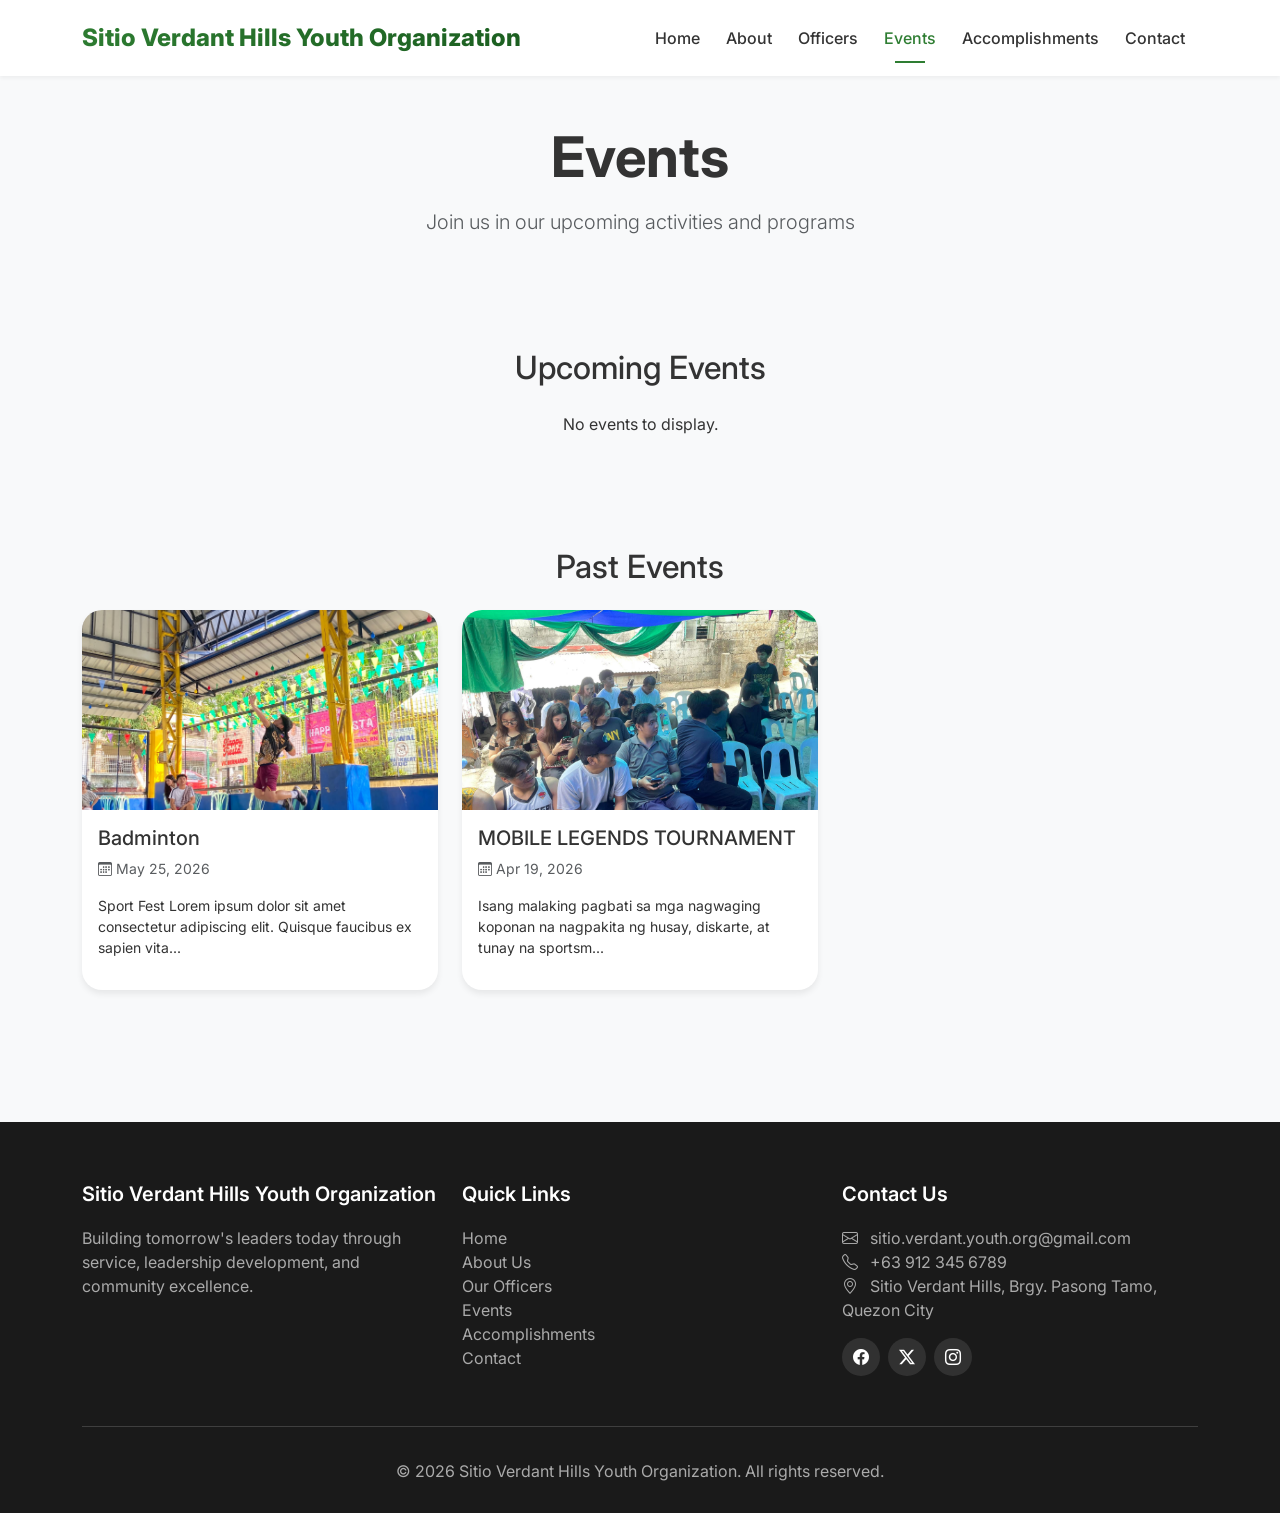
<file: events.html>
<!DOCTYPE html>
<html lang="en">
<head>
    <meta charset="UTF-8">
    <meta name="viewport" content="width=device-width, initial-scale=1.0">
    <title id="siteTitle">Events - Youth Organization</title>
    <meta name="description" content="View our upcoming and past events">
    
    <link href="https://cdn.jsdelivr.net/npm/bootstrap@5.1.3/dist/css/bootstrap.min.css" rel="stylesheet">
    <link href="https://cdn.jsdelivr.net/npm/bootstrap-icons@1.8.1/font/bootstrap-icons.css" rel="stylesheet">
    <link href="https://fonts.googleapis.com/css2?family=Inter:wght@300;400;500;600;700;800&display=swap" rel="stylesheet">
    <link href="css/style.css" rel="stylesheet">
</head>
<body>
    <nav class="navbar navbar-expand-lg fixed-top">
        <div class="container">
            <a class="navbar-brand" href="index.html" id="siteBrand">Youth Organization</a>
            <button class="navbar-toggler" type="button" data-bs-toggle="collapse" data-bs-target="#navbarNav">
                <span class="navbar-toggler-icon"></span>
            </button>
            <div class="collapse navbar-collapse" id="navbarNav">
                <ul class="navbar-nav ms-auto">
                    <li class="nav-item"><a class="nav-link" href="index.html">Home</a></li>
                    <li class="nav-item"><a class="nav-link" href="about.html">About</a></li>
                    <li class="nav-item"><a class="nav-link" href="officers.html">Officers</a></li>
                    <li class="nav-item"><a class="nav-link active" href="events.html">Events</a></li>
                    <li class="nav-item"><a class="nav-link" href="accomplishments.html">Accomplishments</a></li>
                    <li class="nav-item"><a class="nav-link" href="contact.html">Contact</a></li>
                </ul>
            </div>
        </div>
    </nav>

    <main>
        <section class="bg-light py-5">
            <div class="container">
                <div class="row">
                    <div class="col-md-8 mx-auto text-center">
                        <h1 class="display-4 fw-bold mb-3">Events</h1>
                        <p class="lead text-muted">Join us in our upcoming activities and programs</p>
                    </div>
                </div>
            </div>
        </section>

        <section class="container py-5">
            <h2 class="text-center mb-4">Upcoming Events</h2>
            <div class="row" id="upcomingEvents"></div>
        </section>

        <section class="bg-light py-5">
            <div class="container">
                <h2 class="text-center mb-4">Past Events</h2>
                <div class="row" id="pastEvents"></div>
            </div>
        </section>
    </main>

    <footer class="footer">
        <div class="container">
            <div class="row">
                <div class="col-md-4 mb-4">
                    <h5 id="footerName">Our Organization</h5>
                    <p>Building tomorrow's leaders today through service, leadership development, and community excellence.</p>
                </div>
                <div class="col-md-4 mb-4">
                    <h5>Quick Links</h5>
                    <ul class="list-unstyled">
                        <li><a href="index.html">Home</a></li>
                        <li><a href="about.html">About Us</a></li>
                        <li><a href="officers.html">Our Officers</a></li>
                        <li><a href="events.html">Events</a></li>
                        <li><a href="accomplishments.html">Accomplishments</a></li>
                        <li><a href="contact.html">Contact</a></li>
                    </ul>
                </div>
                <div class="col-md-4 mb-4">
                    <h5>Contact Us</h5>
                    <ul class="list-unstyled" id="contactInfo"><li><i class="bi bi-envelope me-2"></i> Loading...</li></ul>
                    <div class="social-links mt-3" id="socialLinks"></div>
                </div>
            </div>
            <hr><div class="text-center pt-3"><p class="mb-0" id="copyright"></p></div>
        </div>
    </footer>

    <button class="scroll-top" id="scrollTop"><i class="bi bi-arrow-up"></i></button>

    <script src="https://cdn.jsdelivr.net/npm/bootstrap@5.1.3/dist/js/bootstrap.bundle.min.js"></script>
    <script src="js/main.js"></script>
    <script>
        async function renderEvents() {
            const data = await loadData();
            const events = data.events || [];
            const settings = data.settings || {};
            const now = new Date();
            
            if (settings.site_name) {
                document.title = `${settings.site_name} - Events`;
                document.getElementById('siteBrand').textContent = settings.site_name;
                document.getElementById('footerName').textContent = settings.site_name;
            }
            
            const upcoming = events.filter(e => e.start_date && new Date(e.start_date) >= now);
            const past = events.filter(e => e.start_date && new Date(e.start_date) < now);
            
            function renderEventCards(eventsArray, containerId) {
                const container = document.getElementById(containerId);
                if (eventsArray.length === 0) {
                    container.innerHTML = '<div class="col-12 text-center"><p>No events to display.</p></div>';
                    return;
                }
                container.innerHTML = eventsArray.map(event => `
                    <div class="col-md-4 mb-4 animate-on-scroll">
                        <div class="event-card">
                            ${event.image_path ? `<img src="${event.image_path}" class="event-image" alt="${escapeHtml(event.title)}">` : 
                                `<div class="event-placeholder"><i class="bi bi-calendar-event"></i></div>`}
                            <div class="p-3">
                                <h5>${escapeHtml(event.title)}</h5>
                                <p class="small text-muted"><i class="bi bi-calendar3"></i> ${formatDate(event.start_date)}</p>
                                <p class="small">${escapeHtml(event.description?.substring(0, 100))}...</p>
                            </div>
                        </div>
                    </div>
                `).join('');
            }
            
            renderEventCards(upcoming, 'upcomingEvents');
            renderEventCards(past, 'pastEvents');
            
            updateFooterContact(settings);
            const copyright = document.getElementById('copyright');
            if (copyright) copyright.innerHTML = `&copy; ${new Date().getFullYear()} ${settings.site_name || 'Our Organization'}. All rights reserved.`;
            initScrollAnimation();
        }
        
        document.addEventListener('DOMContentLoaded', function() { renderEvents(); initNavbar(); });
    </script>
</body>
</html>
</file>
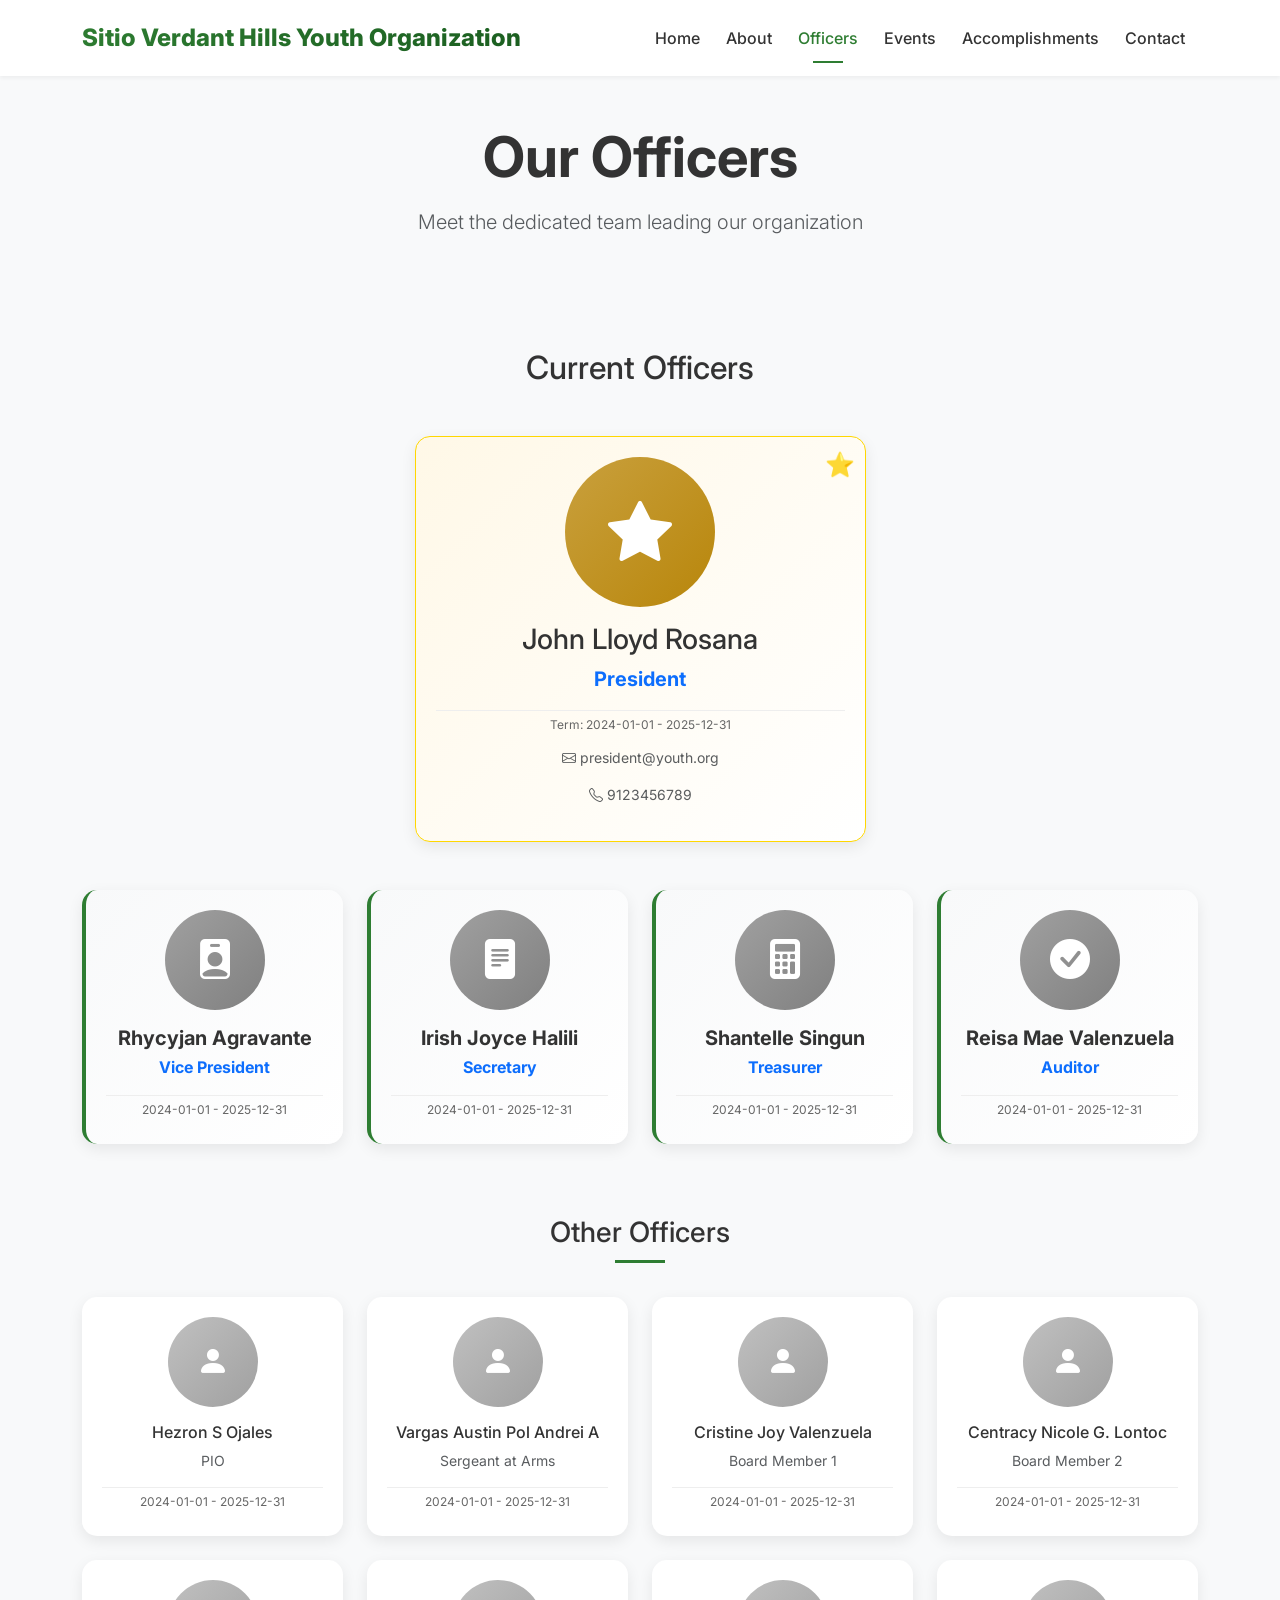
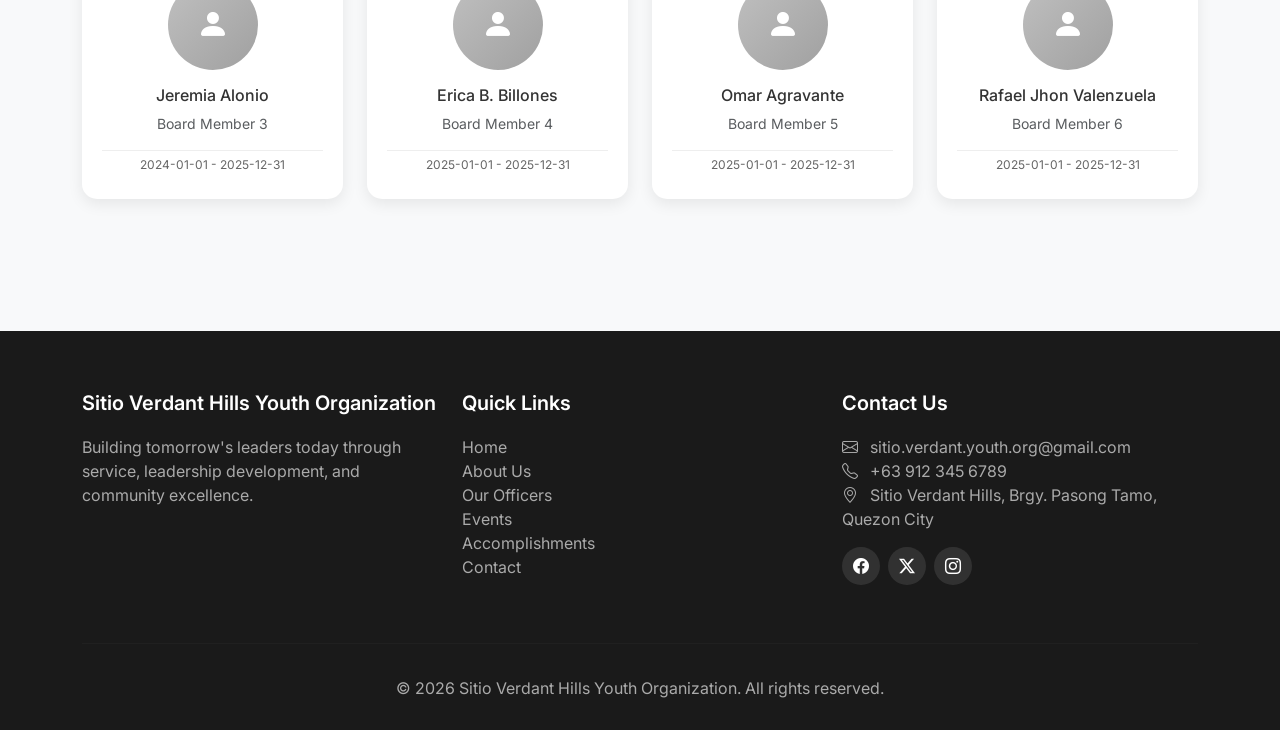
<file: officers.html>
<!DOCTYPE html>
<html lang="en">
<head>
    <meta charset="UTF-8">
    <meta name="viewport" content="width=device-width, initial-scale=1.0">
    <title id="siteTitle">Our Officers - Youth Organization</title>
    <meta name="description" content="Meet our organization's dedicated officers and leadership team">
    
    <!-- Bootstrap CSS -->
    <link href="https://cdn.jsdelivr.net/npm/bootstrap@5.1.3/dist/css/bootstrap.min.css" rel="stylesheet">
    <!-- Bootstrap Icons -->
    <link href="https://cdn.jsdelivr.net/npm/bootstrap-icons@1.8.1/font/bootstrap-icons.css" rel="stylesheet">
    <!-- Google Fonts -->
    <link href="https://fonts.googleapis.com/css2?family=Inter:wght@300;400;500;600;700;800&display=swap" rel="stylesheet">
    <!-- Custom CSS -->
    <link href="css/style.css" rel="stylesheet">
    <style>
        .officer-card {
            padding: 20px;
            background: white;
            border-radius: 15px;
            box-shadow: 0 5px 15px rgba(0,0,0,0.08);
            transition: all 0.3s ease;
            height: 100%;
        }
        .officer-card:hover {
            transform: translateY(-5px);
            box-shadow: 0 10px 30px rgba(0,0,0,0.15);
        }
        .officer-avatar {
            width: 120px;
            height: 120px;
            border-radius: 50%;
            display: flex;
            align-items: center;
            justify-content: center;
            margin: 0 auto 15px;
        }
        .officer-avatar i {
            font-size: 3rem;
            color: white;
        }
        .president-card {
            background: linear-gradient(135deg, #fff8e7, #fff);
            border: 1px solid #ffd700;
        }
        .president-avatar {
            background: linear-gradient(135deg, #c9a03d, #b8860b);
            width: 150px;
            height: 150px;
        }
        .president-avatar i {
            font-size: 4rem;
        }
        .exec-card {
            background: linear-gradient(135deg, #f8f9fa, #fff);
        }
        .exec-avatar {
            background: linear-gradient(135deg, #a0a0a0, #808080);
            width: 100px;
            height: 100px;
        }
        .exec-avatar i {
            font-size: 2.5rem;
        }
        .other-card {
            background: white;
        }
        .other-avatar {
            background: linear-gradient(135deg, #c0c0c0, #a0a0a0);
            width: 90px;
            height: 90px;
        }
        .other-avatar i {
            font-size: 2rem;
        }
        .term-info {
            font-size: 0.75rem;
            padding: 5px 0;
            border-top: 1px solid #eee;
            margin-top: 8px;
            color: #666;
        }
        .previous-officer-card {
            background: #f8f9fa;
            transition: all 0.3s ease;
        }
        .previous-officer-card:hover {
            transform: translateY(-3px);
            box-shadow: 0 5px 15px rgba(0,0,0,0.1);
            background: white;
        }
        .previous-officer-avatar {
            width: 70px;
            height: 70px;
            background: #6c757d;
            border-radius: 50%;
            display: flex;
            align-items: center;
            justify-content: center;
            margin: 0 auto;
        }
        .previous-officer-avatar i {
            font-size: 2rem;
            color: white;
        }
        @media (max-width: 768px) {
            .officer-avatar { width: 80px; height: 80px; }
            .president-avatar { width: 100px; height: 100px; }
            .president-avatar i { font-size: 2.5rem; }
            .exec-avatar { width: 70px; height: 70px; }
            .exec-avatar i { font-size: 1.8rem; }
        }
    </style>
</head>
<body>
    <!-- Navigation -->
    <nav class="navbar navbar-expand-lg fixed-top">
        <div class="container">
            <a class="navbar-brand" href="index.html" id="siteBrand">Youth Organization</a>
            <button class="navbar-toggler" type="button" data-bs-toggle="collapse" data-bs-target="#navbarNav">
                <span class="navbar-toggler-icon"></span>
            </button>
            <div class="collapse navbar-collapse" id="navbarNav">
                <ul class="navbar-nav ms-auto">
                    <li class="nav-item"><a class="nav-link" href="index.html">Home</a></li>
                    <li class="nav-item"><a class="nav-link" href="about.html">About</a></li>
                    <li class="nav-item"><a class="nav-link active" href="officers.html">Officers</a></li>
                    <li class="nav-item"><a class="nav-link" href="events.html">Events</a></li>
                    <li class="nav-item"><a class="nav-link" href="accomplishments.html">Accomplishments</a></li>
                    <li class="nav-item"><a class="nav-link" href="contact.html">Contact</a></li>
                </ul>
            </div>
        </div>
    </nav>

    <main>
        <!-- Page Header -->
        <section class="bg-light py-5">
            <div class="container">
                <div class="row">
                    <div class="col-md-8 mx-auto text-center">
                        <h1 class="display-4 fw-bold mb-3">Our Officers</h1>
                        <p class="lead text-muted">Meet the dedicated team leading our organization</p>
                        <button class="btn btn-outline-primary mt-3" id="viewPreviousBtn" style="display: none;">
                            <i class="bi bi-clock-history"></i> View Previous Officers
                        </button>
                    </div>
                </div>
            </div>
        </section>

        <!-- Current Officers Container -->
        <section class="container py-5">
            <h2 class="text-center mb-5">Current Officers</h2>
            <div id="officersContainer"></div>
        </section>
    </main>

    <!-- Previous Officers Modal -->
    <div class="modal fade" id="previousOfficersModal" tabindex="-1">
        <div class="modal-dialog modal-xl modal-dialog-centered modal-dialog-scrollable">
            <div class="modal-content">
                <div class="modal-header bg-secondary text-white">
                    <h5 class="modal-title"><i class="bi bi-clock-history me-2"></i>Previous Officers</h5>
                    <button type="button" class="btn-close btn-close-white" data-bs-dismiss="modal"></button>
                </div>
                <div class="modal-body" id="previousOfficersBody">
                    <div class="text-center py-5">
                        <div class="spinner-border text-primary" role="status">
                            <span class="visually-hidden">Loading...</span>
                        </div>
                    </div>
                </div>
                <div class="modal-footer">
                    <button type="button" class="btn btn-secondary" data-bs-dismiss="modal">Close</button>
                </div>
            </div>
        </div>
    </div>

    <!-- Footer -->
    <footer class="footer">
        <div class="container">
            <div class="row">
                <div class="col-md-4 mb-4">
                    <h5 id="footerName">Our Organization</h5>
                    <p>Building tomorrow's leaders today through service, leadership development, and community excellence.</p>
                </div>
                <div class="col-md-4 mb-4">
                    <h5>Quick Links</h5>
                    <ul class="list-unstyled">
                        <li><a href="index.html">Home</a></li>
                        <li><a href="about.html">About Us</a></li>
                        <li><a href="officers.html">Our Officers</a></li>
                        <li><a href="events.html">Events</a></li>
                        <li><a href="accomplishments.html">Accomplishments</a></li>
                        <li><a href="contact.html">Contact</a></li>
                    </ul>
                </div>
                <div class="col-md-4 mb-4">
                    <h5>Contact Us</h5>
                    <ul class="list-unstyled" id="contactInfo">
                        <li><i class="bi bi-envelope me-2"></i> Loading...</li>
                    </ul>
                    <div class="social-links mt-3" id="socialLinks"></div>
                </div>
            </div>
            <hr class="mt-4" style="border-color: #333;">
            <div class="text-center pt-3">
                <p class="mb-0" id="copyright"></p>
            </div>
        </div>
    </footer>

    <!-- Scroll to Top Button -->
    <button class="scroll-top" id="scrollTop">
        <i class="bi bi-arrow-up"></i>
    </button>

    <script src="https://cdn.jsdelivr.net/npm/bootstrap@5.1.3/dist/js/bootstrap.bundle.min.js"></script>
    <script src="js/main.js"></script>
    
    <script>
        let allOfficers = [];
        let previousOfficers = [];

        async function loadOfficers() {
            const data = await loadData();
            allOfficers = data.officers || [];
            previousOfficers = data.previous_officers || [];
            return { officers: allOfficers, previous: previousOfficers };
        }

        async function renderOfficers() {
            const { officers, previous } = await loadOfficers();
            
            // Update site name
            const settings = await fetch('data/settings.json').then(r => r.json()).catch(() => ({}));
            if (settings.site_name) {
                document.title = `${settings.site_name} - Officers`;
                const siteBrand = document.getElementById('siteBrand');
                const footerName = document.getElementById('footerName');
                if (siteBrand) siteBrand.textContent = settings.site_name;
                if (footerName) footerName.textContent = settings.site_name;
            }
            
            // Categorize officers
            let president = null, vicePresident = null, secretary = null, treasurer = null, auditor = null;
            let otherOfficers = [];
            
            officers.forEach(officer => {
                switch(officer.position) {
                    case 'President': president = officer; break;
                    case 'Vice President': vicePresident = officer; break;
                    case 'Secretary': secretary = officer; break;
                    case 'Treasurer': treasurer = officer; break;
                    case 'Auditor': auditor = officer; break;
                    default: otherOfficers.push(officer);
                }
            });
            
            let html = '';
            
            // President Section
            if (president) {
                html += `
                    <div class="row justify-content-center mb-5">
                        <div class="col-md-6 col-lg-5">
                            <div class="officer-card president-card text-center">
                                <div class="officer-avatar president-avatar"><i class="bi bi-star-fill"></i></div>
                                <h3 class="mt-3">${escapeHtml(president.full_name)}</h3>
                                <p class="text-primary fw-bold fs-5">${escapeHtml(president.position)}</p>
                                <div class="term-info">Term: ${president.term_start || 'N/A'} - ${president.term_end || 'Present'}</div>
                                ${president.email ? `<p class="small text-muted mt-2"><i class="bi bi-envelope"></i> ${escapeHtml(president.email)}</p>` : ''}
                                ${president.contact ? `<p class="small text-muted"><i class="bi bi-telephone"></i> ${escapeHtml(president.contact)}</p>` : ''}
                            </div>
                        </div>
                    </div>
                `;
            }
            
            // Executive Committee
            let execHtml = '<div class="row justify-content-center mb-5">';
            if (vicePresident) execHtml += `
                <div class="col-md-3 col-sm-6 mb-4">
                    <div class="officer-card exec-card text-center">
                        <div class="officer-avatar exec-avatar"><i class="bi bi-person-badge-fill"></i></div>
                        <h5 class="mt-3">${escapeHtml(vicePresident.full_name)}</h5>
                        <p class="text-primary fw-bold">${escapeHtml(vicePresident.position)}</p>
                        <div class="term-info small">${vicePresident.term_start || 'N/A'} - ${vicePresident.term_end || 'Present'}</div>
                    </div>
                </div>
            `;
            if (secretary) execHtml += `
                <div class="col-md-3 col-sm-6 mb-4">
                    <div class="officer-card exec-card text-center">
                        <div class="officer-avatar exec-avatar"><i class="bi bi-file-text-fill"></i></div>
                        <h5 class="mt-3">${escapeHtml(secretary.full_name)}</h5>
                        <p class="text-primary fw-bold">${escapeHtml(secretary.position)}</p>
                        <div class="term-info small">${secretary.term_start || 'N/A'} - ${secretary.term_end || 'Present'}</div>
                    </div>
                </div>
            `;
            if (treasurer) execHtml += `
                <div class="col-md-3 col-sm-6 mb-4">
                    <div class="officer-card exec-card text-center">
                        <div class="officer-avatar exec-avatar"><i class="bi bi-calculator-fill"></i></div>
                        <h5 class="mt-3">${escapeHtml(treasurer.full_name)}</h5>
                        <p class="text-primary fw-bold">${escapeHtml(treasurer.position)}</p>
                        <div class="term-info small">${treasurer.term_start || 'N/A'} - ${treasurer.term_end || 'Present'}</div>
                    </div>
                </div>
            `;
            if (auditor) execHtml += `
                <div class="col-md-3 col-sm-6 mb-4">
                    <div class="officer-card exec-card text-center">
                        <div class="officer-avatar exec-avatar"><i class="bi bi-check-circle-fill"></i></div>
                        <h5 class="mt-3">${escapeHtml(auditor.full_name)}</h5>
                        <p class="text-primary fw-bold">${escapeHtml(auditor.position)}</p>
                        <div class="term-info small">${auditor.term_start || 'N/A'} - ${auditor.term_end || 'Present'}</div>
                    </div>
                </div>
            `;
            execHtml += '</div>';
            html += execHtml;
            
            // Other Officers
            if (otherOfficers.length > 0) {
                html += `<div class="row mt-4"><div class="col-12 text-center mb-4"><h3 class="section-subtitle">Other Officers</h3><div class="divider" style="width: 50px; height: 3px; background: var(--primary); margin: 10px auto;"></div></div></div><div class="row">`;
                otherOfficers.forEach(officer => {
                    html += `
                        <div class="col-md-3 col-sm-6 mb-4 animate-on-scroll">
                            <div class="officer-card other-card text-center">
                                <div class="officer-avatar other-avatar"><i class="bi bi-person-fill"></i></div>
                                <h6 class="mt-3">${escapeHtml(officer.full_name)}</h6>
                                <p class="text-muted small">${escapeHtml(officer.position)}</p>
                                <div class="term-info small">${officer.term_start || 'N/A'} - ${officer.term_end || 'Present'}</div>
                            </div>
                        </div>
                    `;
                });
                html += '</div>';
            }
            
            document.getElementById('officersContainer').innerHTML = html;
            
            // Show previous officers button if exists
            if (previous && previous.length > 0) {
                document.getElementById('viewPreviousBtn').style.display = 'inline-block';
                document.getElementById('viewPreviousBtn').onclick = () => showPreviousOfficers(previous);
            }
            
            // Update footer
            updateFooterContact(settings);
            
            // Update copyright
            const copyright = document.getElementById('copyright');
            if (copyright) {
                copyright.innerHTML = `&copy; ${new Date().getFullYear()} ${settings.site_name || 'Our Organization'}. All rights reserved.`;
            }
            
            initScrollAnimation();
        }
        
        function showPreviousOfficers(previous) {
            const modalBody = document.getElementById('previousOfficersBody');
            if (previous.length > 0) {
                let html = '<p class="text-muted mb-4">Our respected former leaders who served the organization.</p><div class="row">';
                previous.forEach(officer => {
                    html += `
                        <div class="col-md-3 col-sm-4 col-6 mb-4">
                            <div class="previous-officer-card text-center p-3 border rounded h-100">
                                <div class="previous-officer-avatar mx-auto mb-3"><i class="bi bi-person-fill"></i></div>
                                <h6 class="mb-1">${escapeHtml(officer.full_name)}</h6>
                                <p class="text-muted small mb-2">${escapeHtml(officer.position)}</p>
                                <small class="text-muted">${officer.term_start || 'N/A'} - ${officer.term_end || 'N/A'}</small>
                            </div>
                        </div>
                    `;
                });
                html += '</div>';
                modalBody.innerHTML = html;
            } else {
                modalBody.innerHTML = '<div class="text-center py-5"><i class="bi bi-inbox fs-1 text-muted"></i><p class="mt-3 text-muted">No previous officers found.</p></div>';
            }
            new bootstrap.Modal(document.getElementById('previousOfficersModal')).show();
        }
        
        document.addEventListener('DOMContentLoaded', function() {
            renderOfficers();
            initNavbar();
        });
    </script>
</body>
</html>
</file>
<file: css/style.css>
/* ============================================
   MODERN PUBLIC WEBSITE - SVHYO
   ============================================ */

:root {
    --primary: #2e7d32;
    --primary-dark: #1b5e20;
    --primary-light: #4caf50;
    --primary-rgb: 46, 125, 50;
    --secondary: #ff8f00;
    --secondary-dark: #e65100;
    --dark: #1a1a1a;
    --light: #f8f9fa;
    --gray: #6c757d;
    --white: #ffffff;
    --shadow-sm: 0 2px 4px rgba(0,0,0,0.05);
    --shadow-md: 0 4px 6px rgba(0,0,0,0.07);
    --shadow-lg: 0 10px 15px rgba(0,0,0,0.1);
    --shadow-xl: 0 20px 25px -5px rgba(0,0,0,0.1);
}

* {
    margin: 0;
    padding: 0;
    box-sizing: border-box;
}

body {
    font-family: 'Inter', sans-serif;
    overflow-x: hidden;
    padding-top: 76px;
    background: var(--light);
    color: #333;
}

/* ============================================
   NAVIGATION - MODERN
   ============================================ */
.navbar {
    background: rgba(255,255,255,0.98);
    backdrop-filter: blur(10px);
    box-shadow: var(--shadow-sm);
    transition: all 0.3s ease;
    padding: 15px 0;
}

.navbar.scrolled {
    padding: 10px 0;
    box-shadow: var(--shadow-md);
}

.navbar-brand {
    font-weight: 800;
    font-size: 1.5rem;
    background: linear-gradient(135deg, var(--primary), var(--primary-dark));
    -webkit-background-clip: text;
    background-clip: text;
    color: transparent !important;
}

.navbar-brand img {
    max-height: 45px;
}

.nav-link {
    font-weight: 500;
    transition: all 0.3s;
    color: #333 !important;
    margin: 0 5px;
    position: relative;
}

.nav-link:hover {
    color: var(--primary) !important;
}

.nav-link::after {
    content: '';
    position: absolute;
    bottom: -5px;
    left: 50%;
    transform: translateX(-50%);
    width: 0;
    height: 2px;
    background: var(--primary);
    transition: width 0.3s ease;
}

.nav-link:hover::after,
.nav-link.active::after {
    width: 30px;
}

.nav-link.active {
    color: var(--primary) !important;
}

/* ============================================
   HERO SECTION - MODERN
   ============================================ */
.hero {
    position: relative;
    background: linear-gradient(135deg, var(--primary) 0%, var(--primary-dark) 100%);
    color: white;
    min-height: 80vh;
    display: flex;
    align-items: center;
    overflow: hidden;
}

.hero::before {
    content: '';
    position: absolute;
    top: 0;
    left: 0;
    right: 0;
    bottom: 0;
    background: url('data:image/svg+xml,<svg xmlns="http://www.w3.org/2000/svg" viewBox="0 0 1440 320"><path fill="rgba(255,255,255,0.1)" d="M0,96L48,112C96,128,192,160,288,160C384,160,480,128,576,122.7C672,117,768,139,864,154.7C960,171,1056,181,1152,165.3C1248,149,1344,107,1392,85.3L1440,64L1440,320L1392,320C1344,320,1248,320,1152,320C1056,320,960,320,864,320C768,320,672,320,576,320C480,320,384,320,288,320C192,320,96,320,48,320L0,320Z"></path></svg>') no-repeat bottom;
    background-size: cover;
    opacity: 0.15;
}

.hero h1 {
    font-size: 3.5rem;
    font-weight: 800;
    margin-bottom: 1.5rem;
    animation: fadeInUp 0.8s ease;
}

.hero .lead {
    font-size: 1.25rem;
    opacity: 0.95;
    animation: fadeInUp 0.8s ease 0.1s both;
}

.hero .btn-group {
    animation: fadeInUp 0.8s ease 0.2s both;
}

.btn-light {
    background: white;
    color: var(--primary);
    border: none;
    padding: 12px 30px;
    font-weight: 600;
    border-radius: 50px;
    transition: all 0.3s;
}

.btn-light:hover {
    transform: translateY(-2px);
    box-shadow: var(--shadow-lg);
    background: white;
}

.btn-outline-light {
    border: 2px solid white;
    color: white;
    padding: 10px 28px;
    font-weight: 600;
    border-radius: 50px;
    transition: all 0.3s;
}

.btn-outline-light:hover {
    background: white;
    color: var(--primary);
    transform: translateY(-2px);
}

/* ============================================
   STATS SECTION
   ============================================ */
.stats-section {
    background: white;
    padding: 60px 0;
    margin-top: -30px;
    position: relative;
    z-index: 2;
}

.stat-card {
    text-align: center;
    padding: 20px;
    background: white;
    border-radius: 20px;
    box-shadow: var(--shadow-lg);
    transition: all 0.3s;
}

.stat-card:hover {
    transform: translateY(-5px);
    box-shadow: var(--shadow-xl);
}

.stat-number {
    font-size: 2.5rem;
    font-weight: 800;
    background: linear-gradient(135deg, var(--primary), var(--primary-light));
    -webkit-background-clip: text;
    background-clip: text;
    color: transparent;
}

.stat-label {
    color: var(--gray);
    font-weight: 500;
    margin-top: 8px;
}

/* ============================================
   SECTION HEADERS
   ============================================ */
.section-header {
    text-align: center;
    margin-bottom: 50px;
}

.section-header h2 {
    font-size: 2.5rem;
    font-weight: 700;
    color: #333;
    margin-bottom: 15px;
}

.section-header .divider {
    width: 60px;
    height: 4px;
    background: linear-gradient(90deg, var(--primary), var(--primary-light));
    margin: 0 auto;
    border-radius: 2px;
}

.section-header p {
    color: var(--gray);
    margin-top: 15px;
}

/* ============================================
   OFFICER CARDS
   ============================================ */
.officer-card {
    text-align: center;
    padding: 25px 20px;
    background: white;
    border-radius: 20px;
    box-shadow: var(--shadow-md);
    transition: all 0.3s;
    height: 100%;
}

.officer-card:hover {
    transform: translateY(-5px);
    box-shadow: var(--shadow-xl);
}

.officer-avatar {
    width: 120px;
    height: 120px;
    background: linear-gradient(135deg, var(--primary), var(--primary-light));
    border-radius: 50%;
    display: flex;
    align-items: center;
    justify-content: center;
    margin: 0 auto 15px;
    transition: all 0.3s;
}

.officer-card:hover .officer-avatar {
    transform: scale(1.05);
}

.officer-avatar i {
    font-size: 3rem;
    color: white;
}

.officer-card h5 {
    font-weight: 700;
    margin-top: 15px;
    margin-bottom: 5px;
}

.officer-card .position {
    color: var(--primary);
    font-weight: 600;
    font-size: 0.85rem;
}

/* President Card */
.president-card {
    border: 2px solid var(--secondary);
    position: relative;
    overflow: hidden;
}

.president-card::before {
    content: '⭐';
    position: absolute;
    top: 10px;
    right: 10px;
    font-size: 1.5rem;
}

.president-avatar {
    background: linear-gradient(135deg, #ff8f00, #e65100);
    width: 150px;
    height: 150px;
}

/* Executive Cards */
.exec-card {
    border-left: 4px solid var(--primary);
}

/* ============================================
   EVENT CARDS
   ============================================ */
.event-card {
    background: white;
    border-radius: 20px;
    overflow: hidden;
    box-shadow: var(--shadow-md);
    transition: all 0.3s;
    height: 100%;
}

.event-card:hover {
    transform: translateY(-5px);
    box-shadow: var(--shadow-xl);
}

.event-image {
    height: 200px;
    object-fit: cover;
    width: 100%;
    transition: all 0.5s;
}

.event-card:hover .event-image {
    transform: scale(1.05);
}

.event-placeholder {
    height: 200px;
    background: linear-gradient(135deg, var(--primary-light), var(--primary));
    display: flex;
    align-items: center;
    justify-content: center;
}

.event-date {
    position: absolute;
    top: 15px;
    left: 15px;
    background: var(--primary);
    color: white;
    padding: 5px 12px;
    border-radius: 50px;
    font-size: 0.8rem;
    font-weight: 600;
}

.event-title {
    font-weight: 700;
    margin-bottom: 10px;
}

.event-description {
    color: var(--gray);
    font-size: 0.9rem;
    line-height: 1.5;
}

/* ============================================
   ACCOMPLISHMENT CARDS
   ============================================ */
.accomplishment-card {
    background: white;
    border-radius: 20px;
    overflow: hidden;
    box-shadow: var(--shadow-md);
    transition: all 0.3s;
    height: 100%;
}

.accomplishment-card:hover {
    transform: translateY(-5px);
    box-shadow: var(--shadow-xl);
}

.accomplishment-badge {
    background: linear-gradient(135deg, var(--primary), var(--primary-light));
    color: white;
    padding: 5px 12px;
    border-radius: 50px;
    font-size: 0.75rem;
    font-weight: 600;
}

/* ============================================
   CONTACT SECTION
   ============================================ */
.contact-card {
    background: white;
    border-radius: 20px;
    padding: 30px;
    box-shadow: var(--shadow-lg);
}

.contact-icon {
    width: 50px;
    height: 50px;
    background: rgba(46, 125, 50, 0.1);
    border-radius: 50%;
    display: flex;
    align-items: center;
    justify-content: center;
    margin-right: 15px;
}

.contact-icon i {
    font-size: 1.5rem;
    color: var(--primary);
}

.social-icon {
    width: 40px;
    height: 40px;
    background: var(--light);
    border-radius: 50%;
    display: inline-flex;
    align-items: center;
    justify-content: center;
    margin: 0 5px;
    transition: all 0.3s;
    color: var(--primary);
    text-decoration: none;
}

.social-icon:hover {
    background: var(--primary);
    color: white;
    transform: translateY(-3px);
}

/* ============================================
   FOOTER
   ============================================ */
.footer {
    background: #1a1a1a;
    color: #aaa;
    padding: 60px 0 30px;
    margin-top: 60px;
}

.footer h5 {
    color: white;
    margin-bottom: 20px;
    font-weight: 600;
}

.footer a {
    color: #aaa;
    text-decoration: none;
    transition: all 0.3s;
}

.footer a:hover {
    color: var(--primary);
    padding-left: 5px;
}

.social-links a {
    display: inline-flex;
    width: 38px;
    height: 38px;
    background: rgba(255,255,255,0.1);
    border-radius: 50%;
    align-items: center;
    justify-content: center;
    margin-right: 8px;
    transition: all 0.3s;
    color: white;
}

.social-links a:hover {
    background: var(--primary);
    transform: translateY(-3px);
}

/* ============================================
   SCROLL TO TOP
   ============================================ */
.scroll-top {
    position: fixed;
    bottom: 30px;
    right: 30px;
    width: 45px;
    height: 45px;
    background: var(--primary);
    color: white;
    border-radius: 50%;
    display: flex;
    align-items: center;
    justify-content: center;
    cursor: pointer;
    opacity: 0;
    visibility: hidden;
    transition: all 0.3s;
    z-index: 1000;
    border: none;
    box-shadow: var(--shadow-md);
}

.scroll-top.show {
    opacity: 1;
    visibility: visible;
}

.scroll-top:hover {
    background: var(--primary-dark);
    transform: translateY(-3px);
}

/* ============================================
   ANIMATIONS
   ============================================ */
@keyframes fadeInUp {
    from {
        opacity: 0;
        transform: translateY(30px);
    }
    to {
        opacity: 1;
        transform: translateY(0);
    }
}

.animate-on-scroll {
    opacity: 0;
    transform: translateY(30px);
    transition: all 0.6s ease;
}

.animate-on-scroll.animate {
    opacity: 1;
    transform: translateY(0);
}

/* ============================================
   RESPONSIVE
   ============================================ */
@media (max-width: 768px) {
    body {
        padding-top: 60px;
    }
    
    .hero h1 {
        font-size: 2rem;
    }
    
    .hero .lead {
        font-size: 1rem;
    }
    
    .section-header h2 {
        font-size: 1.8rem;
    }
    
    .stat-number {
        font-size: 1.8rem;
    }
    
    .navbar-brand {
        font-size: 1.2rem;
    }
    
    .officer-avatar {
        width: 80px;
        height: 80px;
    }
    
    .president-avatar {
        width: 100px;
        height: 100px;
    }
    
    .btn-light, .btn-outline-light {
        padding: 8px 20px;
        font-size: 0.9rem;
    }
}

@media (min-width: 769px) and (max-width: 1024px) {
    .hero h1 {
        font-size: 2.5rem;
    }
}

/* ============================================
   MOBILE BUTTON FIXES - ADD THIS SECTION
   ============================================ */

/* Fix hero section buttons on mobile */
@media (max-width: 768px) {
    .hero {
        min-height: 60vh;
        padding: 40px 0;
        text-align: center;
    }
    
    .hero h1 {
        font-size: 1.8rem;
        margin-bottom: 1rem;
    }
    
    .hero .lead {
        font-size: 0.95rem;
        padding: 0 15px;
    }
    
    /* Fix button container */
    .hero .btn-group,
    .hero .d-flex {
        display: flex;
        flex-direction: column;
        align-items: center;
        gap: 12px;
    }
    
    /* Make buttons visible and properly sized */
    .btn-light,
    .btn-outline-light {
        display: inline-block;
        width: auto;
        min-width: 160px;
        padding: 10px 24px;
        font-size: 0.9rem;
        margin: 0 !important;
    }
    
    .btn-light {
        margin-bottom: 5px !important;
    }
    
    /* Fix stats cards on mobile */
    .stat-card {
        margin-bottom: 15px;
        padding: 15px;
    }
    
    .stat-number {
        font-size: 1.5rem;
    }
    
    .stat-label {
        font-size: 0.75rem;
    }
    
    /* Fix officer cards on mobile */
    .officer-card {
        margin-bottom: 20px;
        padding: 15px;
    }
    
    .officer-avatar {
        width: 80px;
        height: 80px;
    }
    
    .officer-avatar i {
        font-size: 2rem;
    }
    
    .president-avatar {
        width: 100px;
        height: 100px;
    }
    
    /* Fix section padding */
    .section-header h2 {
        font-size: 1.5rem;
    }
    
    .container {
        padding-left: 20px;
        padding-right: 20px;
    }
    
    /* Fix footer on mobile */
    .footer {
        text-align: center;
    }
    
    .footer .social-links {
        justify-content: center;
    }
    
    .footer a:hover {
        padding-left: 0;
    }
}

/* Extra small devices */
@media (max-width: 480px) {
    .hero h1 {
        font-size: 1.5rem;
    }
    
    .hero .lead {
        font-size: 0.85rem;
    }
    
    .btn-light,
    .btn-outline-light {
        min-width: 140px;
        padding: 8px 20px;
        font-size: 0.85rem;
    }
    
    .stat-number {
        font-size: 1.3rem;
    }
    
    .officer-card h5 {
        font-size: 0.9rem;
    }
    
    .officer-card .position {
        font-size: 0.7rem;
    }
}

/* Ensure hero section buttons are always visible */
.hero-section .btn-light,
.hero-section .btn-outline-light {
    display: inline-flex;
    align-items: center;
    justify-content: center;
    text-decoration: none;
}

/* Fix the hero section class names - your HTML uses .hero-section not .hero */
.hero-section {
    position: relative;
    background: linear-gradient(135deg, var(--primary) 0%, var(--primary-dark) 100%);
    color: white;
    min-height: 80vh;
    display: flex;
    align-items: center;
    overflow: hidden;
}

.hero-section::before {
    content: '';
    position: absolute;
    top: 0;
    left: 0;
    right: 0;
    bottom: 0;
    background: url('data:image/svg+xml,<svg xmlns="http://www.w3.org/2000/svg" viewBox="0 0 1440 320"><path fill="rgba(255,255,255,0.1)" d="M0,96L48,112C96,128,192,160,288,160C384,160,480,128,576,122.7C672,117,768,139,864,154.7C960,171,1056,181,1152,165.3C1248,149,1344,107,1392,85.3L1440,64L1440,320L1392,320C1344,320,1248,320,1152,320C1056,320,960,320,864,320C768,320,672,320,576,320C480,320,384,320,288,320C192,320,96,320,48,320L0,320Z"></path></svg>') no-repeat bottom;
    background-size: cover;
    opacity: 0.15;
}

@media (max-width: 768px) {
    .hero-section {
        min-height: 60vh;
        padding: 60px 0;
    }
    
    .hero-section h1 {
        font-size: 1.8rem;
    }
    
    .hero-section .lead {
        font-size: 0.95rem;
    }
}
</file>
